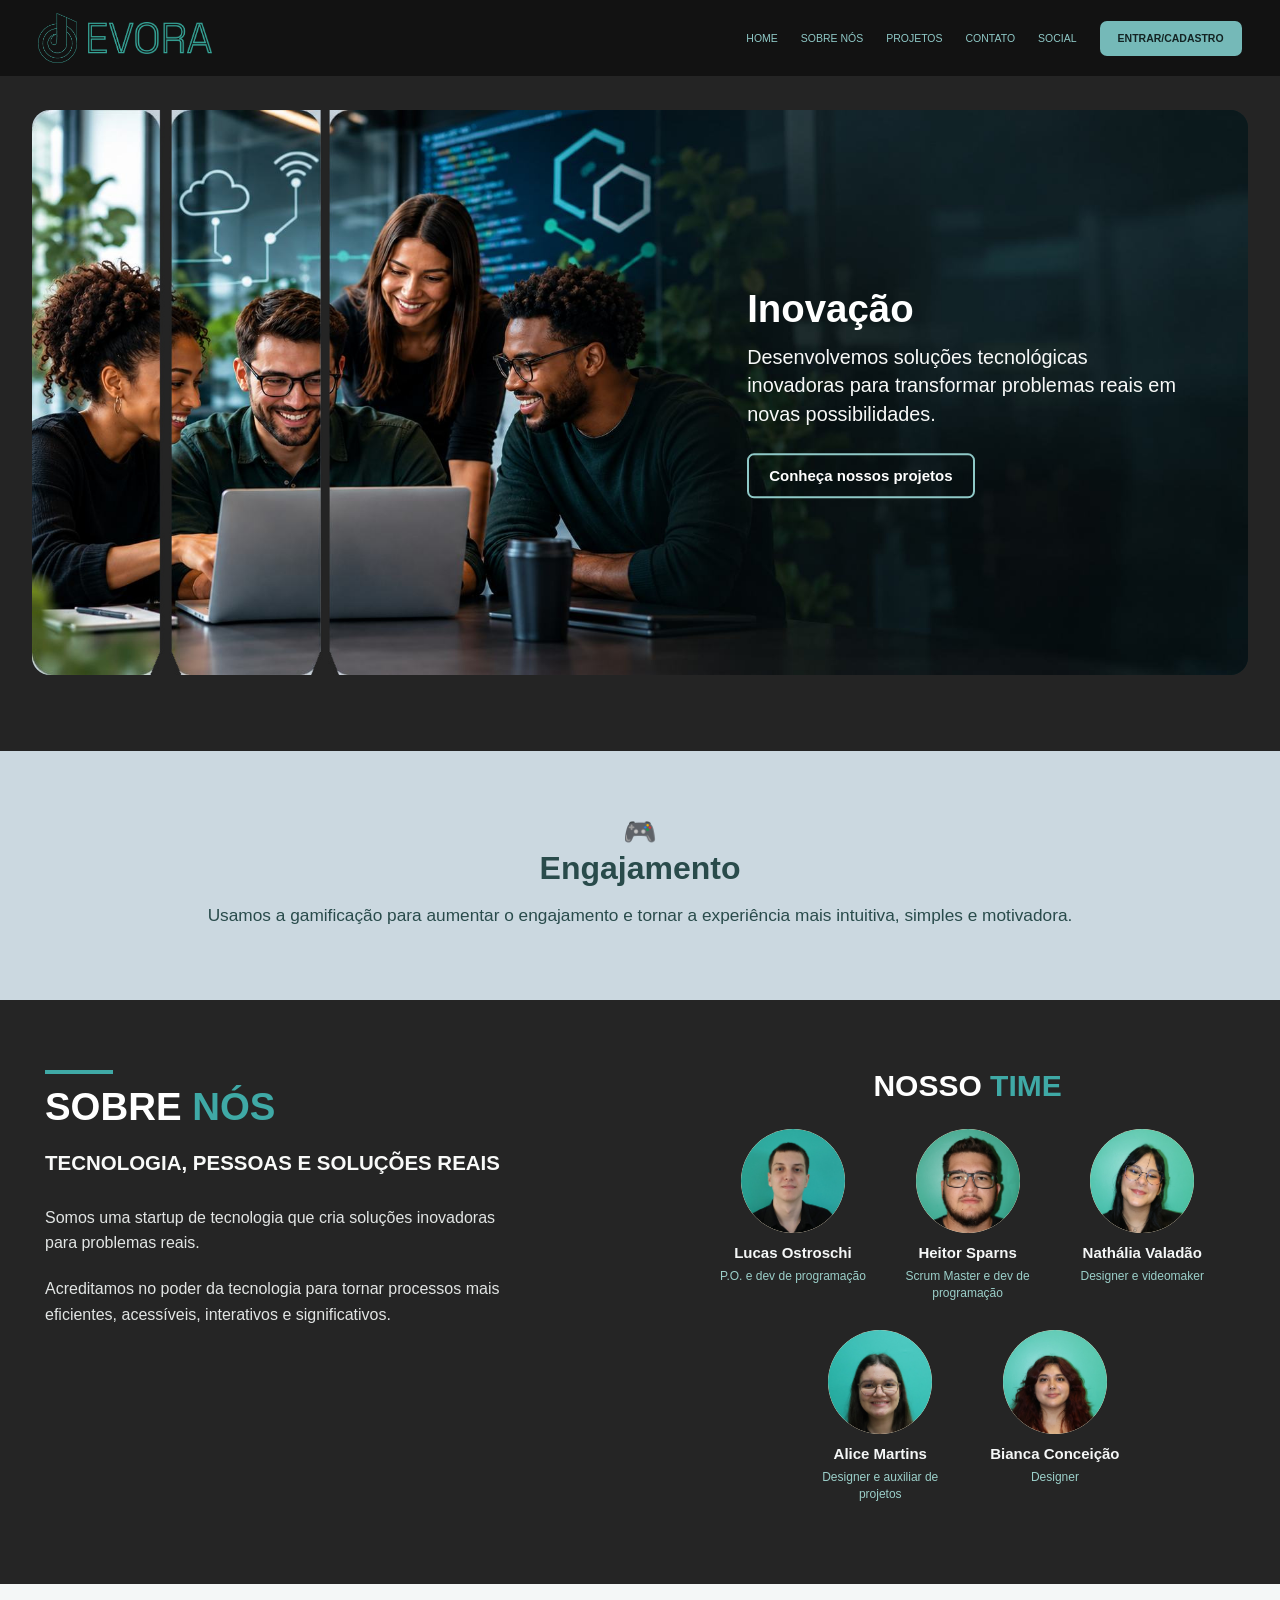
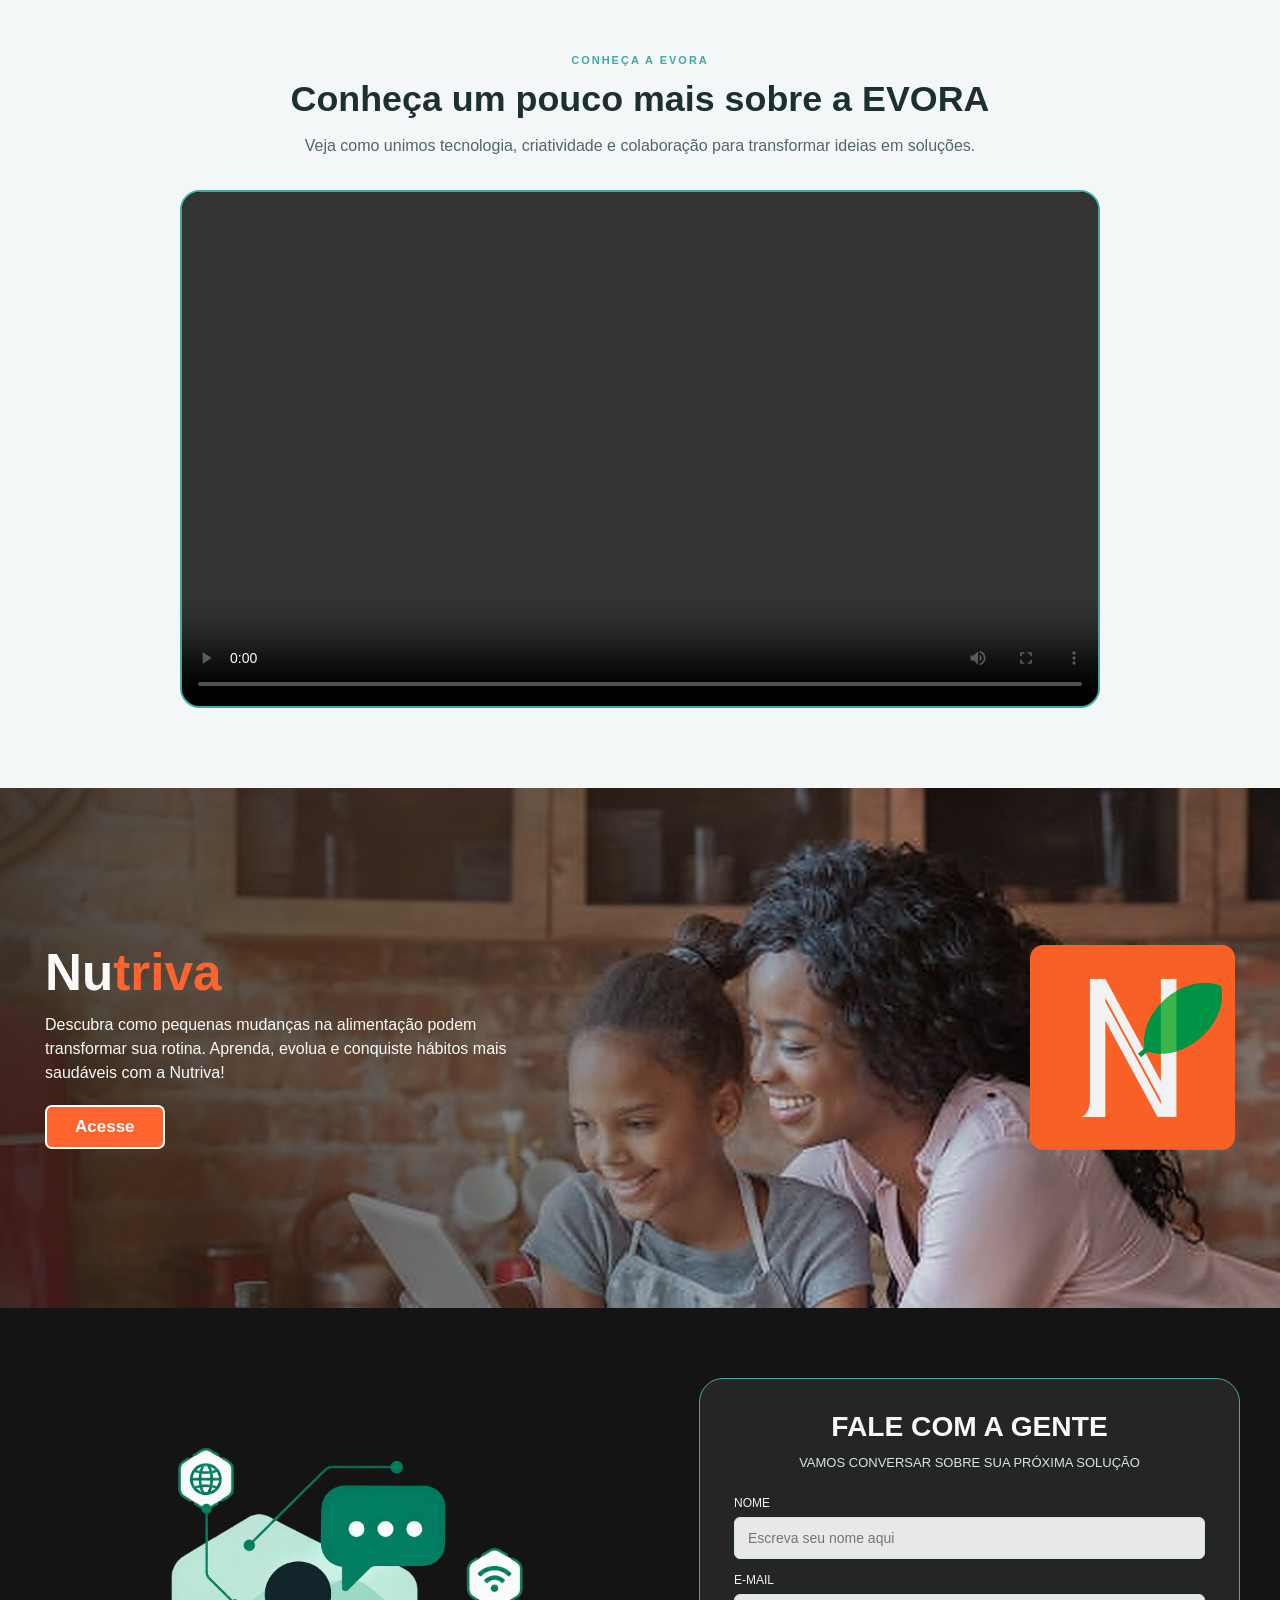
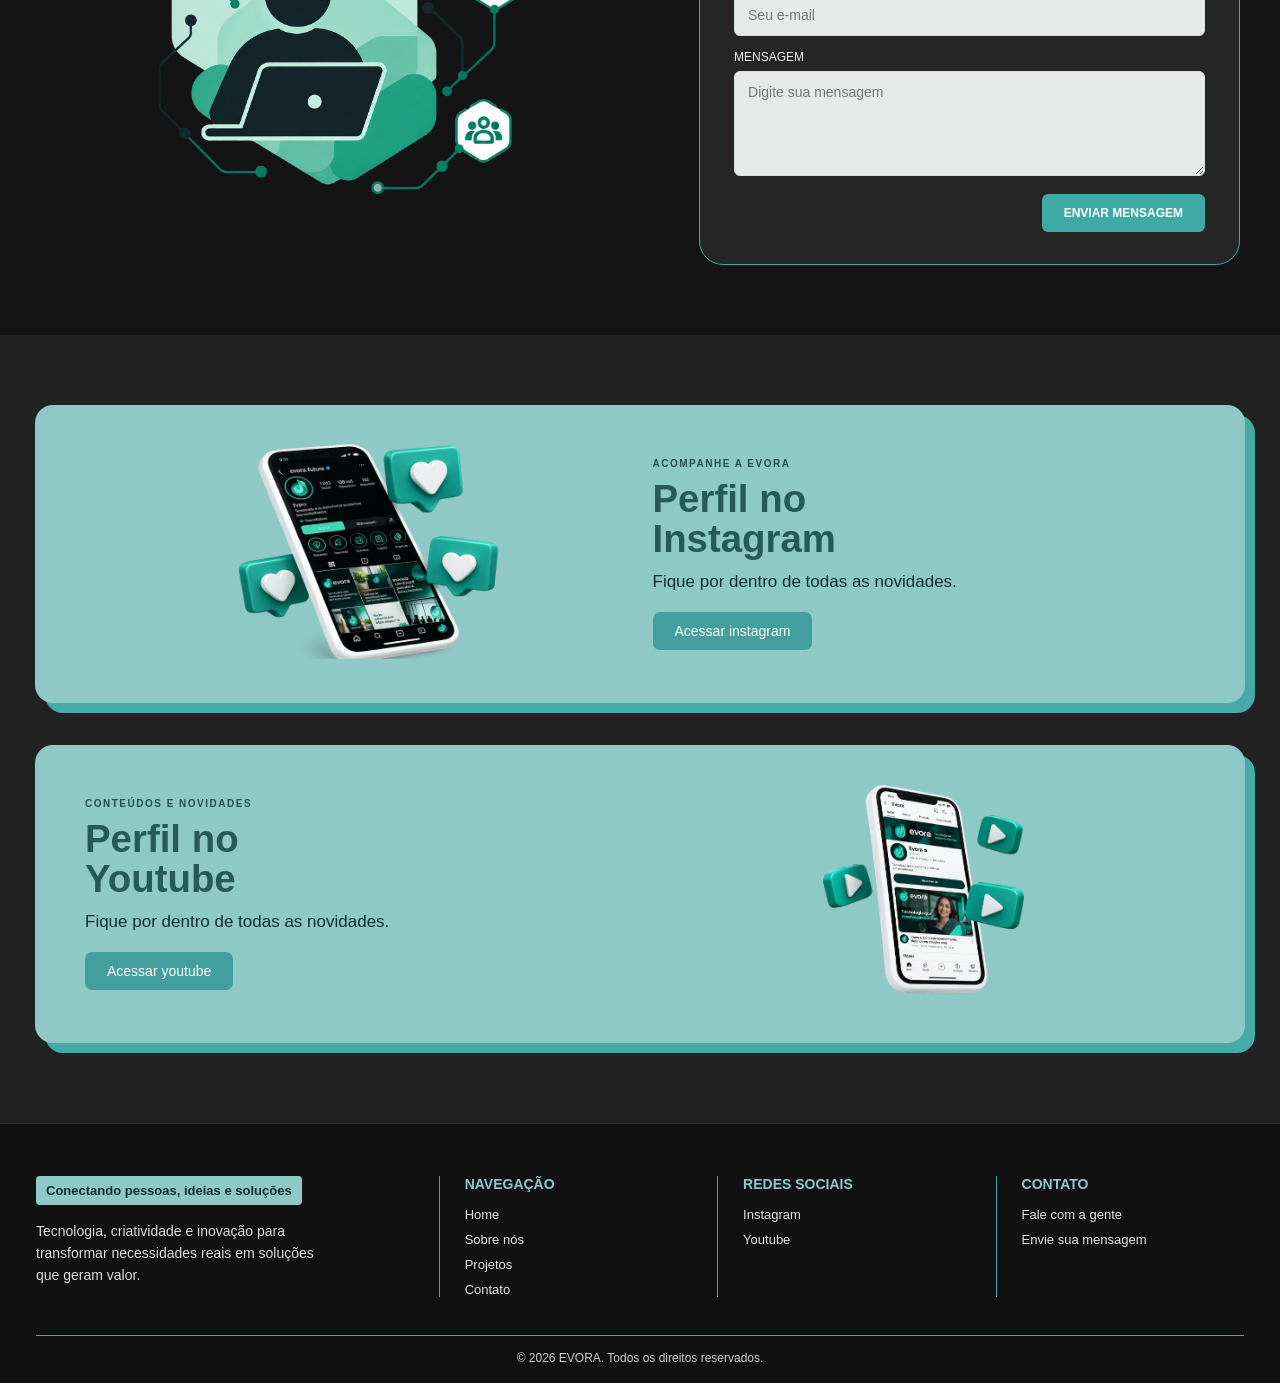
<file: index.html>
<!DOCTYPE html>
<html lang="pt-BR">
<head>
    <meta charset="UTF-8">
    <meta name="viewport" content="width=device-width, initial-scale=1.0">
    <title>EVORA | Tecnologia e inovação</title>
    <link rel="stylesheet" href="./evora_FINAL/style.css">
</head>
<body>

    <header class="topo" id="inicio">
        <div class="topo-conteudo">
            <a class="marca" href="#inicio" aria-label="EVORA - início">
                <img class="marca-simbolo" src="./evora_FINAL/assets/evora-mark-header.png" alt="">
                <img class="marca-nome" src="./evora_FINAL/assets/evora-wordmark.png" alt="">
            </a>

            <nav>
                <a href="#inicio">HOME</a>
                <a href="#sobre">SOBRE NÓS</a>
                <a href="#projetos">PROJETOS</a>
                <a href="#contato">CONTATO</a>
                <a href="#social">SOCIAL</a>
                <a class="botao-nav" href="#contato">ENTRAR/CADASTRO</a>
            </nav>
        </div>
    </header>

    <main>
        <section class="hero-area">
            <div class="hero-card">
                <img class="hero-imagem" src="./evora_FINAL/assets/hero-team.jpg" alt="Equipe colaborando em um projeto de tecnologia">
                <div class="hero-texto">
                    <p class="chamada">Inovação</p>
                    <h1>Desenvolvemos soluções tecnológicas inovadoras para transformar problemas reais em novas possibilidades.</h1>
                    <a class="botao-contorno" href="#projetos">Conheça nossos projetos</a>
                </div>
            </div>
        </section>

        <section class="engajamento">
            <div class="engajamento-conteudo">
                <p class="icone-jogo" aria-hidden="true">🎮</p>
                <h2>Engajamento</h2>
                <p>Usamos a gamificação para aumentar o engajamento e tornar a experiência mais intuitiva, simples e motivadora.</p>
            </div>
        </section>

        <section class="sobre-time" id="sobre">
            <div class="sobre-conteudo">
                <div class="sobre-texto">
                    <h2 class="titulo-secao">SOBRE <span>NÓS</span></h2>
                    <h3>TECNOLOGIA, PESSOAS E SOLUÇÕES REAIS</h3>
                    <p>Somos uma startup de tecnologia que cria soluções inovadoras para problemas reais.</p>
                    <p>Acreditamos no poder da tecnologia para tornar processos mais eficientes, acessíveis, interativos e significativos.</p>
                </div>

                <div class="time">
                    <h2 class="titulo-secao">NOSSO <span>TIME</span></h2>
                    <div class="time-grade">
                        <div class="membro membro-principal">
                            <div class="avatar"><img src="./evora_FINAL/assets/lucas.jpg" alt="Lucas Ostroschi"></div>
                            <p>Lucas Ostroschi</p>
                            <small>P.O. e dev de programação</small>
                        </div>
                        <div class="membro">
                            <div class="avatar"><img src="./evora_FINAL/assets/heitor.jpg" alt="Heitor Sparns"></div>
                            <p>Heitor Sparns</p>
                            <small>Scrum Master e dev de programação</small>
                        </div>
                        <div class="membro">
                            <div class="avatar"><img src="./evora_FINAL/assets/nathalia.jpg" alt="Nathália Valadão"></div>
                            <p>Nathália Valadão</p>
                            <small>Designer e videomaker</small>
                        </div>
                        <div class="membro">
                            <div class="avatar"><img src="./evora_FINAL/assets/alice.jpg" alt="Alice Martins"></div>
                            <p>Alice Martins</p>
                            <small>Designer e auxiliar de projetos</small>
                        </div>
                        <div class="membro">
                            <div class="avatar"><img src="./evora_FINAL/assets/bianca.jpg" alt="Bianca Conceição"></div>
                            <p>Bianca Conceição</p>
                            <small>Designer</small>
                        </div>
                    </div>
                </div>
            </div>
        </section>

        <section class="video-evora" id="video">
            <p class="video-etiqueta">CONHEÇA A EVORA</p>
            <h2>Conheça um pouco mais sobre a EVORA</h2>
            <p class="video-subtitulo">Veja como unimos tecnologia, criatividade e colaboração para transformar ideias em soluções.</p>

            <div class="video-placeholder video-player">
                <video controls playsinline preload="metadata" aria-label="Vídeo de apresentação da EVORA">
                    <source src="./evora_FINAL/assets/evora-apresentacao.mp4" type="video/mp4">
                    Seu navegador não conseguiu reproduzir este vídeo.
                </video>
            </div>
        </section>

        <section class="projeto-nutriva" id="projetos">
            <img class="foto-nutriva" src="./evora_FINAL/assets/nutriva-photo.jpg" alt="Mãe e filha preparando alimentos saudáveis na cozinha">
            <div class="nutriva-sombra"></div>
            <div class="nutriva-conteudo">
                <div class="nutriva-texto">
                    <h2>Nu<span>triva</span></h2>
                    <p>Descubra como pequenas mudanças na alimentação podem transformar sua rotina. Aprenda, evolua e conquiste hábitos mais saudáveis com a Nutriva!</p>
                    <a class="botao-laranja" href="nutriva_FINAL/nutriva.html" target="_blank" rel="noopener noreferrer">Acesse</a>
                </div>
                <img class="nutriva-logo" src="./evora_FINAL/assets/nutriva-logo.png" alt="Logo da Nutriva">
            </div>
        </section>

        <section class="contato" id="contato">
            <div class="contato-conteudo">
                <div class="contato-ilustracao">
                    <img src="./evora_FINAL/assets/contact-illustration.png" alt="Ilustração de tecnologia, comunicação e conexões">
                </div>

                <div class="formulario-area">
                    <h2>FALE COM A GENTE</h2>
                    <p class="formulario-subtitulo">VAMOS CONVERSAR SOBRE SUA PRÓXIMA SOLUÇÃO</p>

                    <form action="#" method="post">
                        <label for="nome">NOME</label>
                        <input id="nome" name="nome" type="text" placeholder="Escreva seu nome aqui">

                        <label for="email">E-MAIL</label>
                        <input id="email" name="email" type="email" placeholder="Seu e-mail">

                        <label for="mensagem">MENSAGEM</label>
                        <textarea id="mensagem" name="mensagem" placeholder="Digite sua mensagem"></textarea>

                        <button type="submit">ENVIAR MENSAGEM</button>
                    </form>
                </div>
            </div>
        </section>

        <section class="social" id="social">
            <article class="social-card instagram-card">
                <div class="social-imagem">
                    <img src="./evora_FINAL/assets/instagram-art.png" alt="Ilustração de celular e interações em uma rede social">
                </div>
                <div class="social-texto">
                    <p class="social-etiqueta">ACOMPANHE A EVORA</p>
                    <h2>Perfil no<br>Instagram</h2>
                    <p>Fique por dentro de todas as novidades.</p>
                    <a href="#social" class="botao-social">Acessar instagram</a>
                </div>
            </article>

            <article class="social-card youtube-card">
                <div class="social-texto">
                    <p class="social-etiqueta">CONTEÚDOS E NOVIDADES</p>
                    <h2>Perfil no<br>Youtube</h2>
                    <p>Fique por dentro de todas as novidades.</p>
                    <a href="#social" class="botao-social">Acessar youtube</a>
                </div>
                <div class="social-imagem">
                    <img src="./evora_FINAL/assets/youtube-art.png" alt="Ilustração de celular com símbolos de vídeo">
                </div>
            </article>
        </section>
    </main>

    <footer class="rodape">
        <div class="rodape-principal">
            <div class="rodape-mensagem">
                <p class="rodape-destaque">Conectando pessoas, ideias e soluções</p>
                <p>Tecnologia, criatividade e inovação para transformar necessidades reais em soluções que geram valor.</p>
            </div>

            <div class="rodape-coluna">
                <h3>NAVEGAÇÃO</h3>
                <a href="#inicio">Home</a>
                <a href="#sobre">Sobre nós</a>
                <a href="#projetos">Projetos</a>
                <a href="#contato">Contato</a>
            </div>

            <div class="rodape-coluna">
                <h3>REDES SOCIAIS</h3>
                <a href="#social">Instagram</a>
                <a href="#social">Youtube</a>
            </div>

            <div class="rodape-coluna">
                <h3>CONTATO</h3>
                <a href="#contato">Fale com a gente</a>
                <a href="#contato">Envie sua mensagem</a>
            </div>
        </div>
        <p class="copyright">© 2026 EVORA. Todos os direitos reservados.</p>
    </footer>

</body>
</html>
</file>
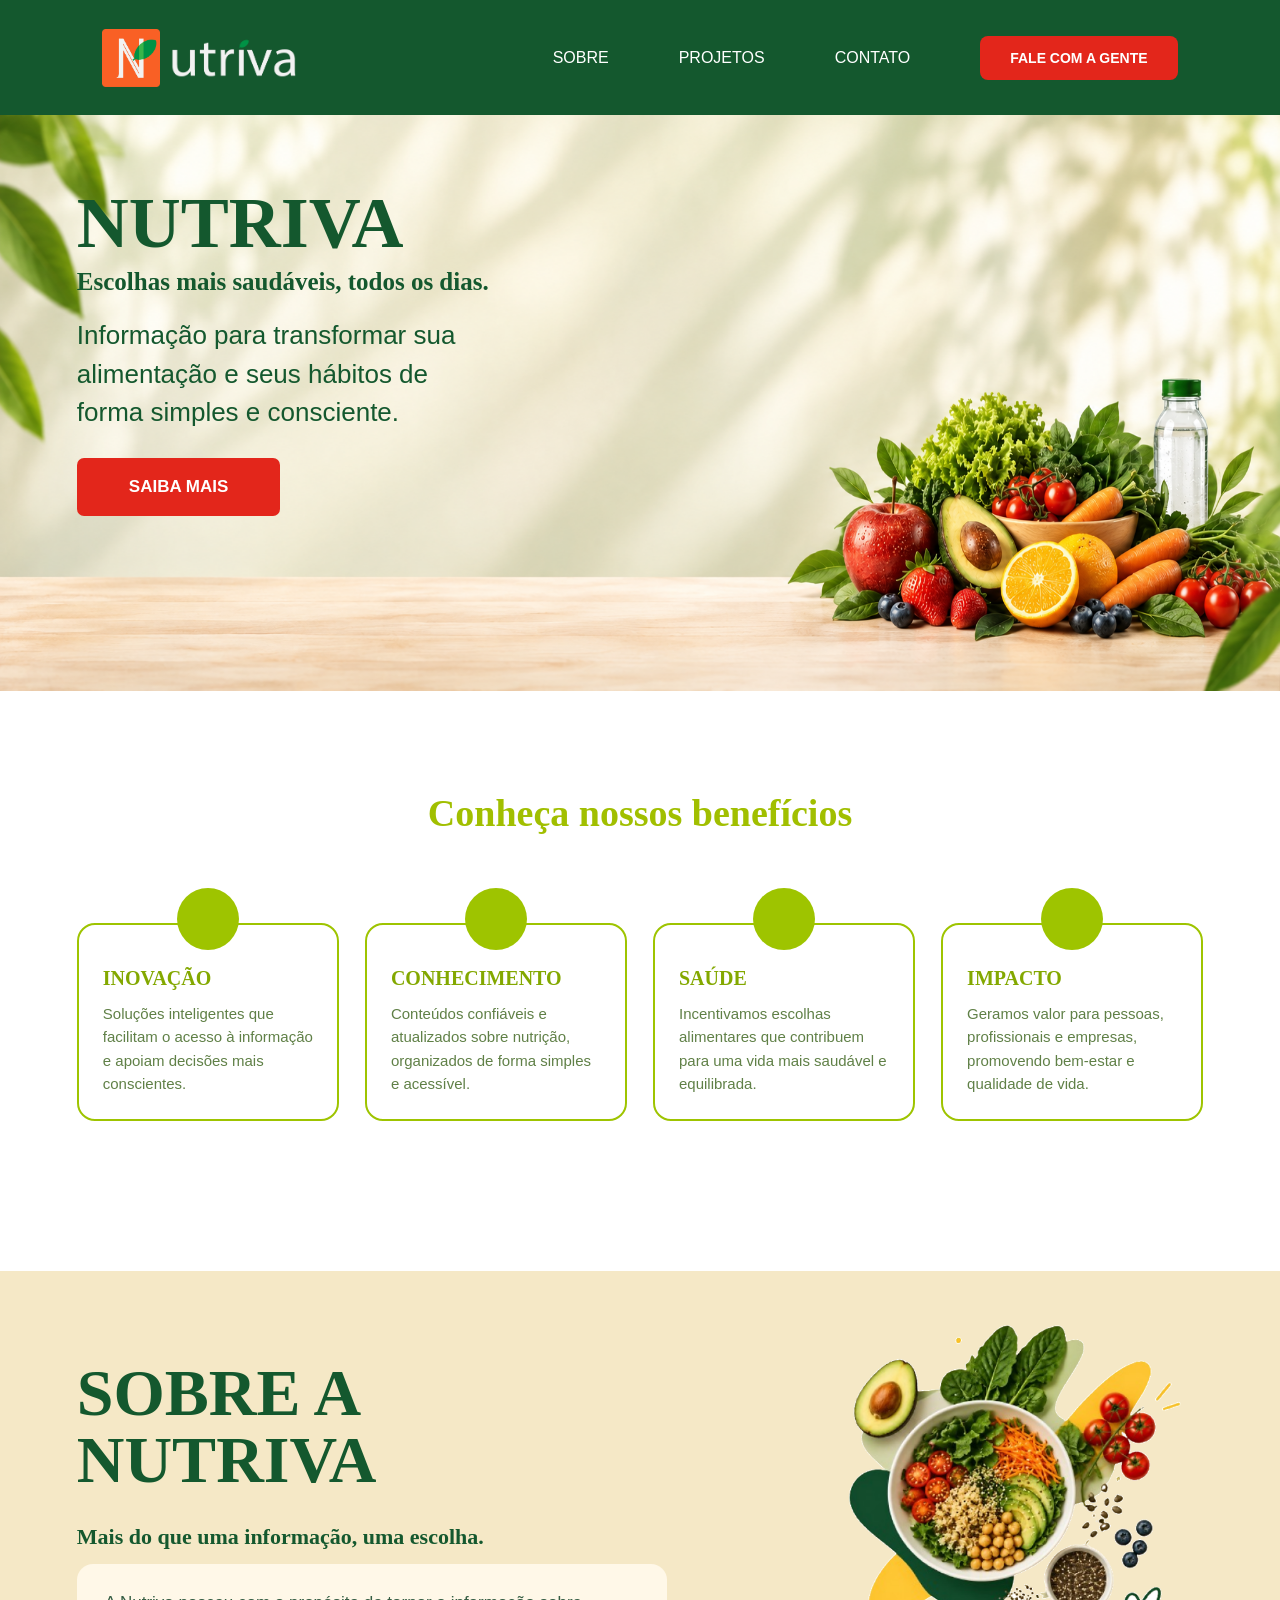
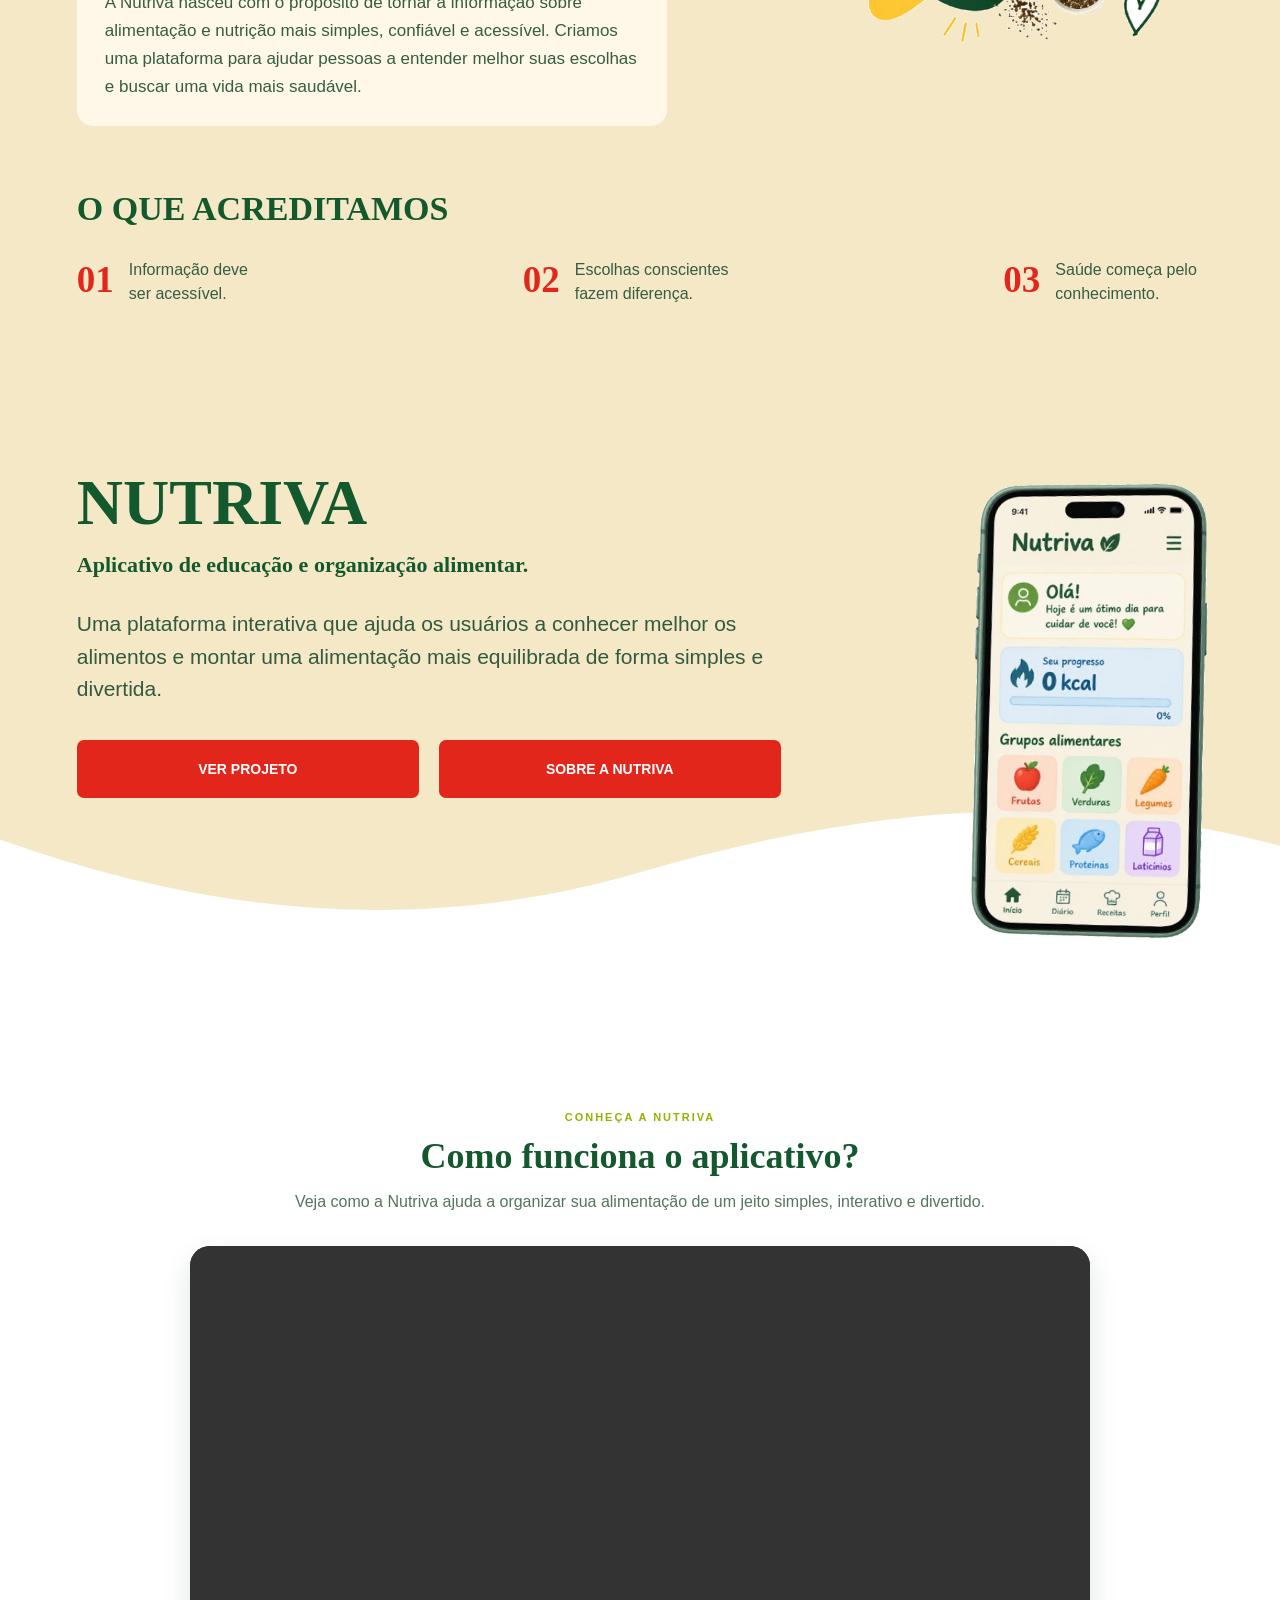
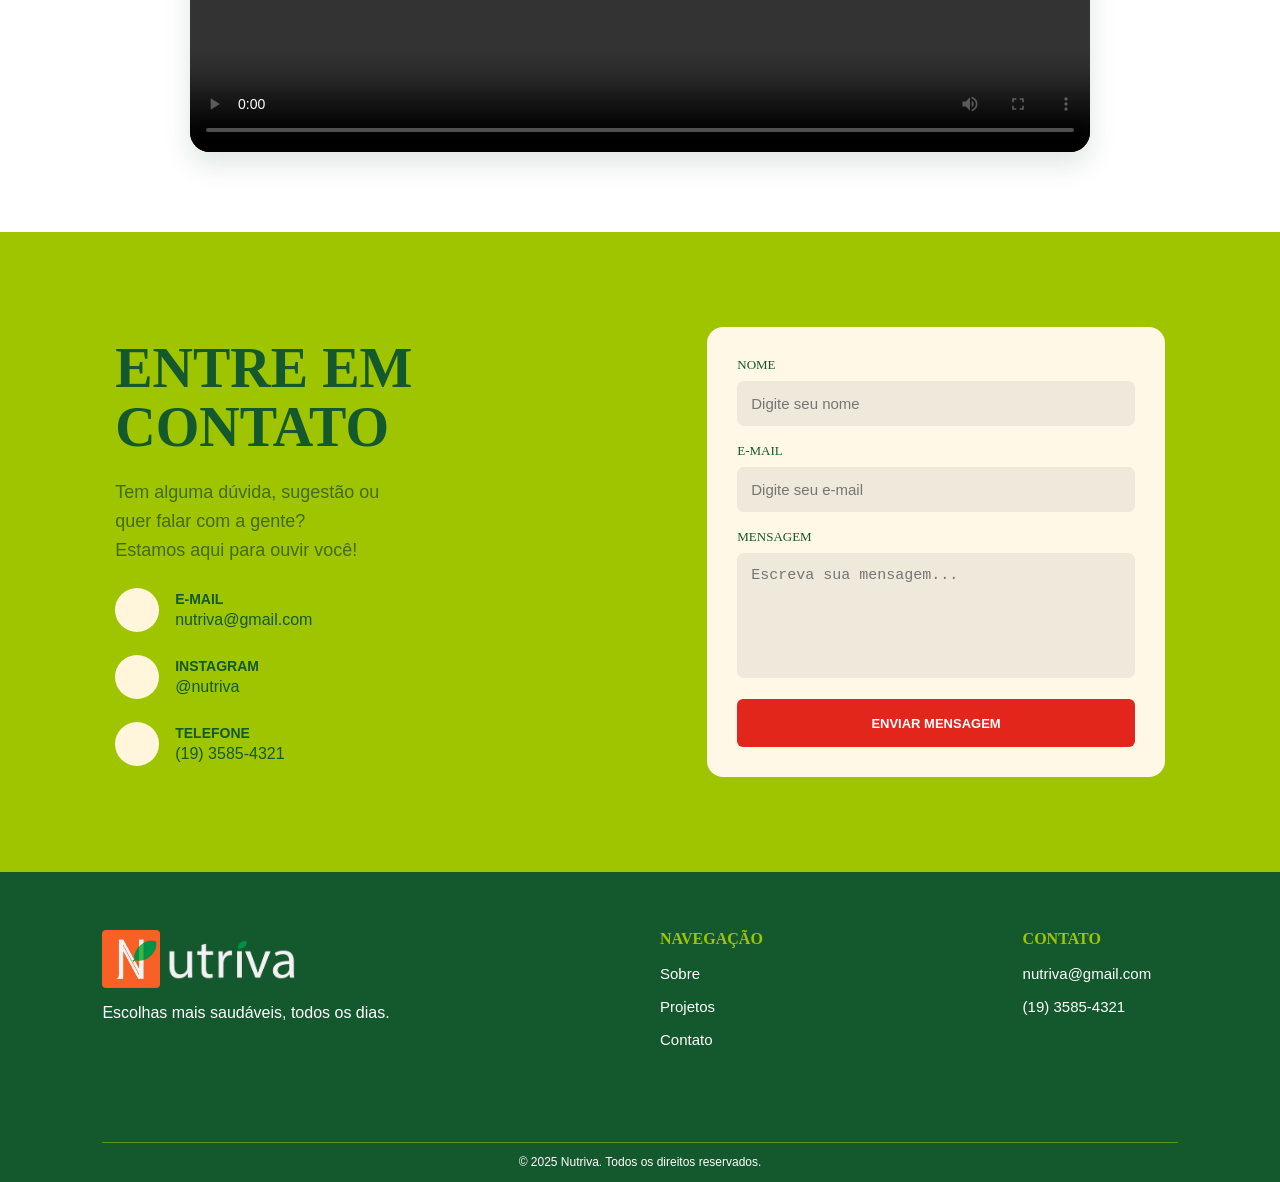
<file: nutriva_FINAL/nutriva.html>
<!DOCTYPE html>
<html lang="pt-br">
<head>
    <meta charset="UTF-8">
    <meta name="viewport" content="width=device-width, initial-scale=1.0">
    <title>Nutriva</title>
    <link rel="stylesheet" href="CSS/nutriva.css">
</head>

<body>

<div class="site">

    <header>
        <a class="marca-nutriva" href="#inicio" aria-label="Nutriva - início">
            <img class="marca-simbolo" src="imagens/logo-nutriva-simbolo.png" alt="">
            <img class="marca-nome" src="imagens/logo-nutriva-nome.png" alt="Nutriva">
        </a>

        <nav>
            <a href="#sobre">SOBRE</a>
            <a href="#projetos">PROJETOS</a>
            <a href="#contato">CONTATO</a>
            <a class="botao-topo" href="#contato">FALE COM A GENTE</a>
        </nav>
    </header>

    <section class="inicio" id="inicio">
        <img class="imagem-comida-topo" src="imagens/fundo-home-nutriva.png" alt="Alimentos saudáveis">

        <div class="inicio-texto">
            <h1>NUTRIVA</h1>
            <h4>Escolhas mais saudáveis, todos os dias.</h4>

            <p>
                Informação para transformar sua<br>
                alimentação e seus hábitos de<br>
                forma simples e consciente.
            </p>

            <a class="botao" href="#sobre">SAIBA MAIS</a>
        </div>
    </section>

    <section class="beneficios">
        <h3>Conheça nossos benefícios</h3>

        <div class="cards-beneficios">

            <div class="card-beneficio">
                <div class="circulo">1</div>
                <h4>INOVAÇÃO</h4>
                <p>Soluções inteligentes que facilitam o acesso à informação e apoiam decisões mais conscientes.</p>
            </div>

            <div class="card-beneficio">
                <div class="circulo">2</div>
                <h4>CONHECIMENTO</h4>
                <p>Conteúdos confiáveis e atualizados sobre nutrição, organizados de forma simples e acessível.</p>
            </div>

            <div class="card-beneficio">
                <div class="circulo">3</div>
                <h4>SAÚDE</h4>
                <p>Incentivamos escolhas alimentares que contribuem para uma vida mais saudável e equilibrada.</p>
            </div>

            <div class="card-beneficio">
                <div class="circulo">4</div>
                <h4>IMPACTO</h4>
                <p>Geramos valor para pessoas, profissionais e empresas, promovendo bem-estar e qualidade de vida.</p>
            </div>

        </div>
    </section>

    <section class="sobre" id="sobre">

        <img class="imagem-prato" src="imagens/prato-nutriva.png" alt="Prato saudável">

        <div class="sobre-texto">
            <h2>SOBRE A<br>NUTRIVA</h2>

            <h5>Mais do que uma informação, uma escolha.</h5>

            <div class="caixa-texto">
                A Nutriva nasceu com o propósito de tornar a informação
                sobre alimentação e nutrição mais simples, confiável e
                acessível. Criamos uma plataforma para ajudar pessoas a
                entender melhor suas escolhas e buscar uma vida mais saudável.
            </div>
        </div>

        <div class="valores">
            <h3>O QUE ACREDITAMOS</h3>

            <div class="valores-lista">

                <div class="valor">
                    <strong>01</strong>
                    <p>Informação deve<br>ser acessível.</p>
                </div>

                <div class="valor">
                    <strong>02</strong>
                    <p>Escolhas conscientes<br>fazem diferença.</p>
                </div>

                <div class="valor">
                    <strong>03</strong>
                    <p>Saúde começa pelo<br>conhecimento.</p>
                </div>

            </div>
        </div>

    </section>

    <section class="projeto" id="projetos">

        <div class="onda"></div>

        <div class="projeto-texto">
            <h2>NUTRIVA</h2>
            <h5>Aplicativo de educação e organização alimentar.</h5>

            <p>
                Uma plataforma interativa que ajuda os usuários a conhecer
                melhor os alimentos e montar uma alimentação mais equilibrada
                de forma simples e divertida.
            </p>

            <div class="botoes">
                <a class="botao" href="#contato">VER PROJETO</a>
                <a class="botao" href="#sobre">SOBRE A NUTRIVA</a>
            </div>
        </div>

        <img class="telefone" src="imagens/celular-nutriva.png" alt="Aplicativo Nutriva">

    </section>

    <section class="video-app" id="como-funciona">
        <p class="video-etiqueta">CONHEÇA A NUTRIVA</p>
        <h2>Como funciona o aplicativo?</h2>
        <p class="video-subtitulo">Veja como a Nutriva ajuda a organizar sua alimentação de um jeito simples, interativo e divertido.</p>

        <video class="video-player" controls playsinline preload="metadata"
               aria-label="Vídeo de apresentação da Nutriva">
            <source src="imagens/video-nutriva.mp4" type="video/mp4">
            Seu navegador não consegue reproduzir este vídeo.
        </video>
    </section>

    <section class="contato" id="contato">

        <div class="contato-info">
            <h2>ENTRE EM<br>CONTATO</h2>

            <p>
                Tem alguma dúvida, sugestão ou<br>
                quer falar com a gente?<br>
                Estamos aqui para ouvir você!
            </p>

            <div class="contato-item">
                <span></span>
                <div>
                    <b>E-MAIL</b>
                    <p>nutriva@gmail.com</p>
                </div>
            </div>

            <div class="contato-item">
                <span></span>
                <div>
                    <b>INSTAGRAM</b>
                    <p>@nutriva</p>
                </div>
            </div>

            <div class="contato-item">
                <span></span>
                <div>
                    <b>TELEFONE</b>
                    <p>(19) 3585-4321</p>
                </div>
            </div>
        </div>

        <form>

            <label>NOME</label>
            <input type="text" placeholder="Digite seu nome">

            <label>E-MAIL</label>
            <input type="email" placeholder="Digite seu e-mail">

            <label>MENSAGEM</label>
            <textarea placeholder="Escreva sua mensagem..."></textarea>

            <button type="submit">ENVIAR MENSAGEM</button>

        </form>

    </section>

    <footer>

        <div class="footer-logo">
            <div class="footer-marca">
                <img class="footer-simbolo" src="imagens/logo-nutriva-simbolo.png" alt="">
                <img class="footer-nome" src="imagens/logo-nutriva-nome.png" alt="Nutriva">
            </div>
            <p>Escolhas mais saudáveis, todos os dias.</p>
        </div>

        <div class="footer-coluna">
            <b>NAVEGAÇÃO</b>
            <a href="#sobre">Sobre</a>
            <a href="#projetos">Projetos</a>
            <a href="#contato">Contato</a>
        </div>

        <div class="footer-coluna">
            <b>CONTATO</b>
            <span>nutriva@gmail.com</span>
            <span>(19) 3585-4321</span>
        </div>

        <div class="copyright">
            © 2025 Nutriva. Todos os direitos reservados.
        </div>

    </footer>

</div>

</body>
</html>
</file>
<file: evora_FINAL/style.css>
* {
    margin: 0;
    padding: 0;
    box-sizing: border-box;
}

:root {
    --fundo: #242424;
    --fundo-escuro: #121212;
    --teal: #8fc9c7;
    --teal-escuro: #3fa9a6;
    --azul-claro: #cbd8e0;
    --branco: #f8f9f8;
}

html {
    scroll-behavior: smooth;
}

body {
    font-family: Arial, Helvetica, sans-serif;
    background: var(--fundo);
    color: var(--branco);
}

a {
    text-decoration: none;
}

/* CABEÇALHO */
.topo {
    width: 100%;
    background: var(--fundo-escuro);
    position: sticky;
    top: 0;
    z-index: 1000;
}

.topo-conteudo {
    width: 100%;
    max-width: 1450px;
    min-height: 76px;
    margin: 0 auto;
    padding: 12px 42px;
    display: flex;
    justify-content: space-between;
    align-items: center;
    gap: 30px;
}

.marca {
    display: flex;
    align-items: center;
    gap: 11px;
    flex-shrink: 0;
}

.marca-simbolo {
    display: block;
    width: 39px;
    height: 50px;
    object-fit: contain;
    flex-shrink: 0;
}

.marca-nome {
    display: block;
    width: 124px;
    height: auto;
    object-fit: contain;
}

nav {
    display: flex;
    align-items: center;
    justify-content: flex-end;
    gap: clamp(18px, 3vw, 48px);
}

nav a {
    color: var(--teal);
    font-size: 12px;
    transition: color .2s ease;
    white-space: nowrap;
}

nav a:hover {
    color: #ffffff;
}

nav .botao-nav {
    background: #75b9b8;
    color: #132323;
    padding: 12px 18px;
    border-radius: 7px;
    font-weight: bold;
}

/* DESTAQUE INICIAL */
.hero-area {
    background: var(--fundo);
    padding: 34px 32px 76px;
}

.hero-card {
    position: relative;
    width: 100%;
    max-width: 1380px;
    aspect-ratio: 1840 / 855;
    min-height: 410px;
    max-height: 620px;
    margin: 0 auto;
    overflow: hidden;
    border-radius: 18px;
    background: #092127;
}

.hero-imagem {
    position: absolute;
    inset: 0;
    width: 100%;
    height: 100%;
    object-fit: cover;
    object-position: center;
}

.hero-texto {
    position: absolute;
    top: 50%;
    right: 6%;
    width: 36%;
    max-width: 440px;
    transform: translateY(-50%);
    z-index: 1;
}

.chamada {
    color: #ffffff;
    font-size: clamp(27px, 3vw, 48px);
    font-weight: bold;
    margin-bottom: 12px;
}

.hero-texto h1 {
    font-size: clamp(16px, 1.55vw, 22px);
    line-height: 1.45;
    font-weight: normal;
    margin-bottom: 24px;
}

.botao-contorno {
    display: inline-block;
    color: #ffffff;
    border: 2px solid var(--teal);
    border-radius: 7px;
    padding: 12px 20px;
    font-size: 15px;
    font-weight: bold;
    text-align: center;
    transition: background .2s ease;
}

.botao-contorno:hover {
    background: rgba(143, 201, 199, .18);
}

/* ENGAJAMENTO */
.engajamento {
    background: var(--azul-claro);
    color: #294b4b;
    text-align: center;
    padding: 65px 24px 70px;
}

.engajamento-conteudo {
    max-width: 900px;
    margin: 0 auto;
}

.icone-jogo {
    font-size: 27px;
    margin-bottom: 2px;
}

.engajamento h2 {
    font-size: clamp(25px, 2.5vw, 36px);
    margin-bottom: 15px;
}

.engajamento-conteudo > p:last-child {
    font-size: clamp(16px, 1.35vw, 20px);
    line-height: 1.6;
}


/* VÍDEO DE APRESENTAÇÃO */
.video-evora {
    width: 100%;
    background: #f4f7f7;
    color: #243536;
    padding: 70px 8% 80px;
    text-align: center;
}

.video-etiqueta {
    color: var(--teal-escuro);
    font-size: 11px;
    font-weight: bold;
    letter-spacing: 2px;
    margin-bottom: 12px;
}

.video-evora h2 {
    color: #1d3030;
    font-size: clamp(27px, 2.8vw, 38px);
    line-height: 1.2;
    margin-bottom: 12px;
}

.video-subtitulo {
    max-width: 760px;
    margin: 0 auto 32px;
    color: #526665;
    font-size: 16px;
    line-height: 1.6;
}

.video-placeholder {
    width: 100%;
    max-width: 920px;
    aspect-ratio: 16 / 9;
    margin: 0 auto;
    border: 2px dashed var(--teal-escuro);
    border-radius: 20px;
    background: linear-gradient(135deg, #e5eeee, #f8fafa);
    display: flex;
    flex-direction: column;
    justify-content: center;
    align-items: center;
    gap: 12px;
    color: #234343;
    padding: 20px;
}

.video-play {
    width: 68px;
    height: 68px;
    border-radius: 50%;
    background: var(--teal-escuro);
    color: #ffffff;
    display: flex;
    align-items: center;
    justify-content: center;
    padding-left: 4px;
    font-size: 25px;
    box-shadow: 0 8px 18px rgba(20, 88, 46, .15);
}

.video-placeholder strong {
    font-size: 18px;
}

.video-placeholder span {
    color: #607473;
    font-size: 13px;
}


/* PROJETO NUTRIVA */
.projeto-nutriva {
    min-height: 520px;
    position: relative;
    display: flex;
    align-items: center;
    overflow: hidden;
    isolation: isolate;
    background: #5b4a3c;
}

.foto-nutriva {
    position: absolute;
    inset: 0;
    width: 100%;
    height: 100%;
    object-fit: cover;
    object-position: center top;
    z-index: -2;
}

.nutriva-sombra {
    position: absolute;
    inset: 0;
    z-index: -1;
    background: linear-gradient(90deg, rgba(24, 22, 20, .78) 0%, rgba(24, 22, 20, .48) 43%, rgba(24, 22, 20, .12) 72%, rgba(24, 22, 20, .22) 100%);
}

.nutriva-conteudo {
    width: 100%;
    max-width: 1330px;
    margin: 0 auto;
    padding: 62px 45px;
    display: flex;
    align-items: center;
    justify-content: space-between;
    gap: 35px;
}

.nutriva-texto {
    width: 47%;
    max-width: 540px;
}

.nutriva-texto h2 {
    font-size: clamp(36px, 4vw, 58px);
    font-weight: 800;
    line-height: 1;
    margin-bottom: 15px;
}

.nutriva-texto h2 span {
    color: #ff642f;
}

.nutriva-texto p {
    max-width: 510px;
    font-size: clamp(15px, 1.25vw, 18px);
    line-height: 1.5;
    margin-bottom: 20px;
}

.botao-laranja {
    display: inline-block;
    background: #ff642f;
    color: white;
    padding: 10px 28px;
    border: 2px solid white;
    border-radius: 7px;
    font-size: 17px;
    font-weight: bold;
}

.nutriva-logo {
    width: clamp(135px, 16vw, 220px);
    height: auto;
    flex-shrink: 0;
}

/* SOBRE NÓS E TIME */
.sobre-time {
    background: #252525;
    padding: 70px 36px 80px;
}

.sobre-conteudo {
    max-width: 1330px;
    padding: 0 clamp(9px, calc(50vw - 656px), 45px);
    margin: 0 auto;
    display: grid;
    grid-template-columns: minmax(0, 1.05fr) minmax(360px, .95fr);
    gap: clamp(45px, 8vw, 120px);
}

.titulo-secao {
    font-size: clamp(31px, 3vw, 43px);
    line-height: 1.08;
    margin-bottom: 22px;
    color: #ffffff;
}

.titulo-secao span {
    color: var(--teal-escuro);
}

.sobre-texto .titulo-secao::before {
    content: "";
    display: block;
    width: 68px;
    height: 4px;
    background: var(--teal-escuro);
    margin-bottom: 12px;
}

.sobre-texto h3 {
    max-width: 480px;
    font-size: clamp(19px, 1.6vw, 23px);
    line-height: 1.35;
    margin-bottom: 28px;
}

.sobre-texto p {
    max-width: 485px;
    font-size: 16px;
    line-height: 1.6;
    margin-bottom: 20px;
    color: #e2e5e4;
}

.time > .titulo-secao {
    font-size: 30px;
    margin: 0 0 27px 0;
    text-align: center;
    white-space: nowrap;
}

.time-grade {
    display: flex;
    flex-wrap: wrap;
    justify-content: center;
    align-items: flex-start;
    gap: 28px 24px;
    max-width: 500px;
    margin: 0 auto;
    text-align: center;
}

.membro {
    flex: 0 0 calc((100% - 48px) / 3);
    min-width: 0;
    font-size: 14px;
}

.avatar {
    position: relative;
    width: 104px;
    height: 104px;
    margin: 0 auto 10px;
    background: #070707;
    border-radius: 50%;
    overflow: hidden;
    background: #f1e3c5;
}

.avatar img {
    display: block;
    width: 100%;
    height: 100%;
    object-fit: cover;
    object-position: center 34%;
    border-radius: 50%;
}

.avatar::before,
.avatar::after {
    display: none;
}

/* Compatibilidade com versões anteriores dos avatares */
.avatar::before {
    content: "";
    position: absolute;
    width: 30px;
    height: 30px;
    top: 21px;
    left: 37px;
    border-radius: 50%;
    background: #242424;
}

.avatar::after {
    content: "";
    position: absolute;
    width: 66px;
    height: 38px;
    bottom: -5px;
    left: 19px;
    border-radius: 34px 34px 6px 6px;
    background: #242424;
}

.membro p {
    font-size: 14px;
    margin-bottom: 3px;
}

.membro small {
    color: #d4d8d7;
    font-size: 12px;
}

/* CONTATO */
.contato {
    background: #141414;
    padding: 70px 36px;
}

.contato-conteudo {
    max-width: 1200px;
    margin: 0 auto;
    display: grid;
    grid-template-columns: minmax(0, 1fr) minmax(360px, .95fr);
    align-items: center;
    gap: clamp(35px, 7vw, 100px);
}

.contato-ilustracao img {
    display: block;
    width: 100%;
    max-width: 470px;
    height: auto;
    margin: 0 auto;
}

.formulario-area {
    border: 1px solid var(--teal-escuro);
    border-radius: 24px;
    padding: 32px 34px;
    background: #252525;
}

.formulario-area h2 {
    font-size: clamp(24px, 2.2vw, 34px);
    text-align: center;
    margin-bottom: 10px;
}

.formulario-subtitulo {
    font-size: 13px;
    line-height: 1.5;
    text-align: center;
    margin-bottom: 24px;
    color: #d5e7e6;
}

form label {
    display: block;
    color: #f0f2f2;
    font-size: 12px;
    margin: 14px 0 7px;
}

form input,
form textarea {
    display: block;
    width: 100%;
    border: 1px solid #d4e3e2;
    background: #e7e9e8;
    border-radius: 6px;
    padding: 12px 13px;
    color: #222;
    font: inherit;
    font-size: 14px;
}

form textarea {
    height: 105px;
    resize: vertical;
}

form button {
    display: block;
    margin: 18px 0 0 auto;
    border: 0;
    border-radius: 6px;
    background: var(--teal-escuro);
    color: #ffffff;
    padding: 12px 22px;
    font-size: 12px;
    font-weight: bold;
    cursor: pointer;
}

/* REDES SOCIAIS */
.social {
    background: #222222;
    padding: 70px 35px 80px;
    display: flex;
    flex-direction: column;
    gap: 42px;
}

.social-card {
    width: 100%;
    max-width: 1260px;
    min-height: 260px;
    margin: 0 auto;
    display: grid;
    grid-template-columns: 1fr 1fr;
    align-items: center;
    gap: 25px;
    padding: 24px 50px;
    border-radius: 18px;
    background: var(--teal);
    color: #244e4f;
    box-shadow: 10px 10px 0 #45aaa8;
}

.social-imagem {
    height: 250px;
    display: flex;
    justify-content: center;
    align-items: flex-start;
}

.social-imagem img {
    display: block;
    max-width: 100%;
    max-height: 230px;
    object-fit: contain;
}

.instagram-card .social-imagem img {
    width: 345px;
    max-height: 230px;
}

.youtube-card .social-imagem img {
    width: auto;
    height: 220px;
    max-height: none;
    margin-top: 10px;
}

.social-texto {
    padding: 12px 0;
}

.social-etiqueta {
    text-transform: uppercase;
    font-size: 10px;
    font-weight: bold;
    letter-spacing: 1.5px;
    margin-bottom: 10px;
}

.social-texto h2 {
    font-size: clamp(30px, 3vw, 43px);
    line-height: 1.05;
    margin-bottom: 10px;
    color: #28595a;
}

.social-texto > p:not(.social-etiqueta) {
    font-size: 17px;
    line-height: 1.45;
    margin-bottom: 18px;
    color: #112f30;
}

.botao-social {
    display: inline-block;
    padding: 11px 22px;
    border-radius: 7px;
    background: #429f9e;
    color: white;
    font-size: 14px;
}

/* RODAPÉ */
.rodape {
    background: #111111;
    padding: 52px 36px 18px;
    border-top: 1px solid #333333;
}

.rodape-principal {
    max-width: 1280px;
    margin: 0 auto;
    display: grid;
    grid-template-columns: 1.5fr 1fr 1fr 1fr;
    gap: 30px;
    padding-bottom: 38px;
}

.rodape-mensagem {
    padding-right: 26px;
}

.rodape-destaque {
    display: inline-block;
    color: #142d2d;
    background: var(--teal);
    font-weight: bold;
    font-size: 13px;
    padding: 7px 10px;
    border-radius: 4px;
    margin-bottom: 16px;
}

.rodape-mensagem > p:last-child {
    max-width: 300px;
    color: #d9dede;
    font-size: 14px;
    line-height: 1.55;
}

.rodape-coluna {
    padding-left: 25px;
    border-left: 1px solid var(--teal-escuro);
    display: flex;
    flex-direction: column;
    align-items: flex-start;
    gap: 10px;
}

.rodape-coluna h3 {
    color: var(--teal);
    font-size: 14px;
    margin-bottom: 5px;
}

.rodape-coluna a {
    color: #e2e5e4;
    font-size: 13px;
}

.rodape-coluna a:hover {
    color: var(--teal);
}

.copyright {
    border-top: 1px solid var(--teal-escuro);
    max-width: 1280px;
    margin: 0 auto;
    padding-top: 15px;
    text-align: center;
    color: #c8d2d1;
    font-size: 12px;
}

/* TABLETS */
@media (max-width: 900px) {
    .topo-conteudo {
        padding: 14px 25px;
    }

    nav {
        gap: 16px;
    }

    nav a {
        font-size: 10px;
    }

    .hero-area {
        padding: 25px 20px 55px;
    }

    .hero-card {
        min-height: 380px;
        aspect-ratio: 1.8 / 1;
    }

    .sobre-conteudo,
    .contato-conteudo {
        grid-template-columns: 1fr 1fr;
        gap: 35px;
    }

    .social-card {
        padding: 22px 28px;
    }

    .rodape-principal {
        grid-template-columns: 1.3fr 1fr 1fr;
    }

    .rodape-mensagem {
        grid-row: span 2;
    }
}



/* CELULARES */
@media (max-width: 650px) {
    .topo-conteudo {
        flex-direction: column;
        gap: 14px;
        padding: 15px 14px 18px;
    }

    .marca {
        gap: 9px;
    }

    .marca-simbolo {
        width: 35px;
        height: 45px;
    }

    .marca-nome {
        width: 112px;
    }

    nav {
        width: 100%;
        gap: 10px 16px;
        flex-wrap: wrap;
        justify-content: center;
    }

    nav a {
        font-size: 10px;
    }

    nav .botao-nav {
        padding: 8px 10px;
    }

    .hero-area {
        padding: 20px 14px 42px;
    }

    .hero-card {
        min-height: 450px;
        aspect-ratio: auto;
        border-radius: 13px;
    }

    .hero-imagem {
        object-position: 37% center;
    }

    .hero-card::after {
        content: "";
        position: absolute;
        inset: 0;
        background: linear-gradient(90deg, rgba(3, 20, 25, .15), rgba(3, 20, 25, .88));
    }

    .hero-texto {
        z-index: 2;
        right: 22px;
        width: 67%;
    }

    .chamada {
        font-size: 34px;
    }

    .hero-texto h1 {
        font-size: 16px;
        line-height: 1.45;
    }

    .botao-contorno {
        padding: 10px 12px;
        font-size: 12px;
    }

    .engajamento {
        padding: 45px 22px 50px;
    }

    .engajamento-conteudo > p:last-child {
        font-size: 15px;
    }

    .projeto-nutriva {
        min-height: 520px;
    }

    .foto-nutriva {
        object-position: 58% top;
    }

    .nutriva-sombra {
        background: linear-gradient(90deg, rgba(24, 22, 20, .82), rgba(24, 22, 20, .55));
    }

    .nutriva-conteudo {
        padding: 42px 23px;
        flex-direction: column-reverse;
        align-items: flex-start;
        justify-content: center;
        gap: 22px;
    }

    .nutriva-logo {
        width: 95px;
        align-self: flex-end;
        margin-bottom: -10px;
    }

    .nutriva-texto {
        width: 100%;
    }

    .nutriva-texto h2 {
        font-size: 38px;
    }

    .nutriva-texto p {
        font-size: 15px;
    }


    .video-evora {
        padding: 48px 22px 55px;
    }

    .video-evora h2 {
        font-size: 27px;
        line-height: 1.2;
    }

    .video-subtitulo {
        font-size: 13px;
        line-height: 20px;
        margin-bottom: 24px;
    }

    .video-placeholder {
        min-height: 190px;
        aspect-ratio: 4 / 3;
        gap: 9px;
        border-radius: 14px;
    }

    .video-play {
        width: 52px;
        height: 52px;
        font-size: 20px;
    }

    .video-placeholder strong {
        font-size: 14px;
    }

    .video-placeholder span {
        font-size: 11px;
    }

    .sobre-time,
    .contato {
        padding: 48px 22px;
    }

    .sobre-conteudo,
    .contato-conteudo {
        grid-template-columns: 1fr;
        gap: 45px;
    }

    .sobre-conteudo {
        max-width: none;
        padding: 0;
    }

    .sobre-texto h3 {
        font-size: 19px;
    }

    .sobre-texto p {
        font-size: 15px;
    }

    .time > .titulo-secao {
        font-size: 27px;
    }

    .time-grade {
        max-width: 360px;
        gap: 22px 12px;
    }

    .membro {
        flex-basis: calc((100% - 24px) / 3);
    }

    .avatar {
        width: 82px;
        height: 82px;
    }

    .avatar::before {
        left: 29px;
        top: 16px;
        width: 24px;
        height: 24px;
    }

    .avatar::after {
        left: 15px;
        width: 52px;
        height: 30px;
    }

    .formulario-area {
        padding: 25px 20px;
    }

    .contato-ilustracao img {
        max-width: 330px;
    }

    .social {
        padding: 45px 22px 55px;
        gap: 28px;
    }

    .social-card {
        grid-template-columns: 1fr;
        gap: 6px;
        padding: 24px;
    }

    .instagram-card .social-imagem {
        grid-row: 2;
    }

    .youtube-card .social-imagem {
        grid-row: 2;
    }

    .social-imagem {
        height: 205px;
        align-items: flex-start;
    }

    .instagram-card .social-imagem img {
        width: 300px;
        max-height: 200px;
    }

    .youtube-card .social-imagem img {
        height: 190px;
        width: auto;
        max-height: none;
        margin-top: 8px;
    }

    .social-texto h2 {
        font-size: 31px;
    }

    .social-texto > p:not(.social-etiqueta) {
        font-size: 15px;
    }

    .rodape {
        padding: 40px 22px 18px;
    }

    .rodape-principal {
        grid-template-columns: 1fr 1fr;
        gap: 30px 18px;
    }

    .rodape-mensagem {
        grid-column: 1 / -1;
        grid-row: auto;
        padding-right: 0;
    }

    .rodape-coluna {
        padding-left: 15px;
    }

    .rodape-mensagem > p:last-child {
        font-size: 13px;
    }

    .rodape-coluna h3 {
        font-size: 12px;
    }

    .rodape-coluna a {
        font-size: 12px;
    }

    .copyright {
        font-size: 10px;
        line-height: 1.4;
    }
}


/* Compensa a barra fixa ao navegar pelas âncoras do site. */
#inicio, #sobre, #video, #projetos, #contato, #social {
    scroll-margin-top: 88px;
}

@media (max-width: 650px) {
    #inicio, #sobre, #video, #projetos, #contato, #social {
        scroll-margin-top: 145px;
    }
}


/* Ajustes para notebooks e telas intermediárias. */
@media (min-width: 901px) and (max-width: 1450px) {
    .topo-conteudo {
        padding-left: clamp(22px, 3vw, 42px);
        padding-right: clamp(22px, 3vw, 42px);
        gap: 22px;
    }

    nav {
        gap: clamp(13px, 1.8vw, 28px);
    }

    nav a {
        font-size: clamp(10px, .82vw, 12px);
    }

    .hero-texto {
        width: min(39%, 440px);
        right: 5%;
    }

    .sobre-conteudo {
        gap: clamp(35px, 5vw, 75px);
    }
}


/* Atualização do conteúdo: identificação da equipe e vídeo real */
.membro p {
    color: #f5f7f7;
    font-size: 15px;
    font-weight: 700;
    line-height: 1.3;
    margin: 0 0 5px;
}

.membro small {
    display: block;
    color: #9bcfc9;
    font-size: 12px;
    line-height: 1.45;
    font-weight: 400;
}

.video-player {
    display: block;
    padding: 0;
    overflow: hidden;
    background: #111;
    border: 2px solid var(--teal-escuro);
}

.video-player video {
    display: block;
    width: 100%;
    height: 100%;
    aspect-ratio: 16 / 9;
    object-fit: contain;
    background: #080808;
    border-radius: 18px;
}

@media (max-width: 650px) {
    .video-player {
        border-radius: 14px;
    }
    .video-player video {
        border-radius: 12px;
    }
    .membro p {
        font-size: 13px;
    }
    .membro small {
        font-size: 11px;
    }
}
</file>
<file: nutriva_FINAL/CSS/nutriva.css>
* {
    margin: 0;
    padding: 0;
    box-sizing: border-box;
}

html {
    scroll-behavior: smooth;
}

body {
    font-family: Arial, sans-serif;
    color: #14582e;
    background: #ffffff;
}

/* O site ocupa toda a largura da tela */
.site {
    width: 100%;
    margin: 0;
    overflow-x: clip;
}

/* CABEÇALHO */
/* MARCA NUTRIVA NO CABEÇALHO */
.marca-nutriva {
    display: flex;
    align-items: center;
    gap: 10px;
    flex: 0 0 auto;
    text-decoration: none;
    height: 66px;
}

.marca-simbolo {
    display: block;
    width: 58px;
    height: 58px;
    object-fit: contain;
}

.marca-nome {
    display: block;
    width: 126px;
    height: auto;
    object-fit: contain;
}

header {
    height: 115px;
    width: 100%;
    background: #14582e;
    position: sticky;
    top: 0;
    z-index: 1000;
    display: flex;
    align-items: center;
    justify-content: space-between;
    padding: 0 8%;
}

.logo {
    width: 52px;
    height: 52px;
    background: #ff642f;
    color: white;
    display: flex;
    align-items: center;
    justify-content: center;
    font-family: Georgia, serif;
    font-size: 34px;
}

nav {
    display: flex;
    align-items: center;
    gap: 70px;
}

nav a {
    color: white;
    text-decoration: none;
    font-size: 16px;
}

.botao-topo {
    background: #e3261b;
    padding: 14px 30px;
    border-radius: 8px;
    font-size: 14px;
    font-weight: bold;
}

/* PRIMEIRA TELA */
.inicio {
    height: clamp(340px, 33.8vw, 650px);
    width: 100%;
    position: relative;
    overflow: hidden;
}

/* A imagem ocupa toda a seção, como no exemplo do notebook */
.imagem-comida-topo {
    position: absolute;
    inset: 0;
    width: 100%;
    height: 100%;
    object-fit: fill;
    object-position: center;
    z-index: 1;
}

/* A imagem enviada já tem a iluminação clara necessária para o texto. */
.inicio:before {
    content: none;
}

/* A madeira já faz parte da imagem do banner. */
.inicio:after {
    content: none;
}

.inicio-texto {
    position: relative;
    z-index: 3;
    padding: 45px 0 0 8%;
}

.inicio h1 {
    font-family: Georgia, serif;
    font-size: 52px;
    line-height: 47px;
}

.inicio h4 {
    font-family: Georgia, serif;
    font-size: 16px;
    margin-top: 2px;
}

.inicio p {
    font-size: 22px;
    line-height: 30px;
    margin-top: 12px;
}

.botao {
    display: inline-block;
    background: #e3261b;
    color: white;
    text-decoration: none;
    font-size: 14px;
    font-weight: bold;
    border-radius: 7px;
    padding: 14px 38px;
    margin-top: 17px;
}

/* BENEFÍCIOS */
.beneficios {
    min-height: 390px;
    width: 100%;
    background: white;
    padding: 78px 8% 110px;
}

.beneficios > h3 {
    text-align: center;
    font-family: Georgia, serif;
    color: #a1bf00;
    font-size: 29px;
    margin-bottom: 72px;
}

.cards-beneficios {
    width: 100%;
    max-width: 1050px;
    margin: auto;
    display: flex;
    gap: 20px;
    justify-content: center;
}

.card-beneficio {
    flex: 1;
    max-width: 260px;
    min-height: 115px;
    border: 2px solid #9ec400;
    border-radius: 15px;
    position: relative;
    padding: 30px 20px 15px;
}

.circulo {
    width: 55px;
    height: 55px;
    border-radius: 50%;
    background: #9ec400;
    position: absolute;
    top: -33px;
    left: 50%;
    transform: translateX(-50%);
    color: transparent;
}

.card-beneficio h4 {
    font-family: Georgia, serif;
    font-size: 17px;
    color: #83a800;
    margin-bottom: 8px;
}

.card-beneficio p {
    font-size: 13px;
    line-height: 18px;
    color: #608047;
}

/* SOBRE */
.sobre {
    min-height: 530px;
    width: 100%;
    background: #f5e8c6;
    position: relative;
    padding: 65px 8%;
}

.sobre-texto {
    position: relative;
    z-index: 2;
    max-width: 560px;
}

.sobre h2 {
    font-family: Georgia, serif;
    font-size: 53px;
    line-height: 48px;
}

.sobre h5 {
    font-family: Georgia, serif;
    font-size: 16px;
    margin-top: 25px;
}

.caixa-texto {
    width: 100%;
    max-width: 520px;
    background: #fff8e8;
    border-radius: 16px;
    padding: 19px 21px;
    font-size: 13px;
    line-height: 20px;
    color: #355d43;
    margin-top: 9px;
}

.imagem-prato {
    width: 320px;
    position: absolute;
    right: 18%;
    top: 38px;
}

.valores {
    position: absolute;
    left: 8%;
    right: 8%;
    bottom: 65px;
}

.valores h3 {
    font-family: Georgia, serif;
    font-size: 24px;
    margin-bottom: 24px;
}

.valores-lista {
    display: flex;
    justify-content: space-between;
    max-width: 900px;
}

.valor {
    display: flex;
    gap: 11px;
    align-items: flex-start;
}

.valor strong {
    color: #e3261b;
    font-family: Georgia, serif;
    font-size: 30px;
}

.valor p {
    font-size: 12px;
    line-height: 17px;
    color: #355d43;
}

/* PROJETO / CELULAR */
.projeto {
    min-height: 450px;
    width: 100%;
    position: relative;
    background: #f5e8c6;
    overflow: hidden;
    padding: 75px 8%;
}

/* curva branca do fundo */
.onda {
    position: absolute;
    width: 125%;
    height: 320px;
    left: -12.5%;
    bottom: -100px;
    background: white;
    border-radius: 50%;
    transform: rotate(-3deg);
}

.projeto-texto {
    position: relative;
    z-index: 2;
    max-width: 560px;
}

.projeto h2 {
    font-family: Georgia, serif;
    font-size: 53px;
}

.projeto h5 {
    font-family: Georgia, serif;
    font-size: 16px;
    margin-top: 7px;
}

.projeto p {
    width: 100%;
    max-width: 500px;
    font-size: 18px;
    line-height: 26px;
    color: #315a40;
    margin-top: 27px;
}

.telefone {
    position: absolute;
    width: 250px;
    right: 20%;
    top: -10px;
    z-index: 2;
}

.botoes {
    display: flex;
    gap: 45px;
    margin-top: 28px;
}


/* VÍDEO: espaço reservado para a demonstração do aplicativo */
.video-app {
    width: 100%;
    background: #ffffff;
    padding: 70px 8% 80px;
    text-align: center;
}

.video-etiqueta {
    color: #91b400;
    font-size: 11px;
    font-weight: bold;
    letter-spacing: 2px;
    margin-bottom: 12px;
}

.video-app h2 {
    color: #14582e;
    font-family: Georgia, serif;
    font-size: 36px;
    margin-bottom: 12px;
}

.video-subtitulo {
    max-width: 720px;
    margin: 0 auto 32px;
    color: #55745e;
    font-size: 16px;
    line-height: 25px;
}

.video-player {
    display: block;
    width: 100%;
    max-width: 900px;
    aspect-ratio: 16 / 9;
    height: auto;
    margin: 0 auto;
    border-radius: 20px;
    background: #102b1b;
    object-fit: contain;
    box-shadow: 0 12px 28px rgba(20, 88, 46, .14);
}

/* CONTATO */
.contato {
    min-height: 400px;
    width: 100%;
    background: #9ec500;
    display: flex;
    justify-content: center;
    align-items: flex-start;
    padding: 65px 8%;
    gap: 90px;
}

.contato-info {
    width: 400px;
}

.contato h2 {
    font-family: Georgia, serif;
    font-size: 42px;
    line-height: 38px;
}

.contato-info > p {
    font-size: 13px;
    line-height: 19px;
    margin-top: 15px;
    color: #456a16;
}

.contato-item {
    display: flex;
    align-items: center;
    gap: 12px;
    margin-top: 17px;
}

.contato-item > span {
    width: 34px;
    height: 34px;
    background: #fff6dc;
    border-radius: 50%;
}

.contato-item b {
    font-size: 10px;
    display: block;
}

.contato-item p {
    font-size: 10px;
    margin: 2px 0 0;
}

form {
    width: 360px;
    min-height: 315px;
    background: #fff8e7;
    border-radius: 16px;
    padding: 22px 20px;
}

label {
    display: block;
    font-family: Georgia, serif;
    font-size: 10px;
    margin-bottom: 6px;
}

input,
textarea {
    width: 100%;
    border: none;
    background: #eee9db;
    border-radius: 7px;
    padding: 11px;
    font-size: 11px;
    outline: none;
    margin-bottom: 13px;
}

textarea {
    height: 95px;
    resize: none;
}

form button {
    width: 100%;
    height: 32px;
    background: #e3261b;
    color: white;
    border: none;
    border-radius: 6px;
    font-size: 9px;
    font-weight: bold;
}

/* RODAPÉ */
footer {
    min-height: 210px;
    width: 100%;
    background: #14582e;
    position: relative;
    color: white;
    display: flex;
    align-items: flex-start;
    justify-content: space-between;
    padding: 38px 8% 48px;
    gap: 45px;
}

.footer-logo {
    display: flex;
    flex-direction: column;
    align-items: flex-start;
    gap: 9px;
    width: 300px;
}

.footer-marca {
    display: flex;
    align-items: center;
    gap: 7px;
}

.footer-simbolo {
    display: block;
    width: 48px;
    height: 48px;
    object-fit: contain;
}

.footer-nome {
    display: block;
    width: 108px;
    height: auto;
    object-fit: contain;
}

.footer-logo p {
    font-size: 12px;
    line-height: 18px;
    margin-top: 0;
}

.footer-coluna {
    display: flex;
    flex-direction: column;
    min-width: 135px;
}

.footer-coluna b {
    color: #a2c500;
    font-family: Georgia, serif;
    font-size: 12px;
    margin-bottom: 10px;
}

.footer-coluna a,
.footer-coluna span {
    color: white;
    text-decoration: none;
    font-size: 12px;
    line-height: 17px;
    margin-bottom: 6px;
}

.copyright {
    position: absolute;
    left: 8%;
    right: 8%;
    bottom: 8px;
    text-align: center;
    border-top: 1px solid rgba(158,197,0,.55);
    padding-top: 8px;
    font-size: 10px;
}

/* TABLET */
@media (max-width: 900px) {
    header {
        padding: 0 5%;
    }

    .marca-nutriva {
        gap: 7px;
    }

    .marca-simbolo {
        width: 48px;
        height: 48px;
    }

    .marca-nome {
        width: 110px;
    }

    nav {
        gap: 30px;
    }

    .inicio h1 {
        font-size: 42px;
    }

    .inicio p {
        font-size: 18px;
        line-height: 25px;
    }

    .imagem-prato {
        width: 270px;
        right: 6%;
        top: 40px;
    }

    .telefone {
        width: 205px;
        right: 7%;
        top: 25px;
    }

    .contato {
        gap: 40px;
    }
}

/* CELULAR */
@media (max-width: 650px) {
    header {
        height: 80px;
        padding: 0 25px;
    }

    .logo {
        width: 38px;
        height: 38px;
        font-size: 25px;
    }

    .marca-nutriva {
        gap: 5px;
        height: 44px;
    }

    .marca-simbolo {
        width: 36px;
        height: 36px;
    }

    .marca-nome {
        width: 78px;
    }

    nav {
        gap: 15px;
    }

    nav a {
        font-size: 9px;
    }

    .botao-topo {
        display: none;
    }

    .inicio {
        height: clamp(160px, 33.8vw, 300px);
    }

    .inicio-texto {
        padding: 18px 0 0 7.5%;
    }

    .inicio h1 {
        font-size: 25px;
        line-height: 23px;
    }

    .inicio h4 {
        font-size: 9px;
        margin-top: 1px;
    }

    .inicio p {
        font-size: 13px;
        line-height: 17px;
        margin-top: 5px;
    }

    .inicio .botao {
        padding: 8px 22px;
        margin-top: 8px;
        font-size: 9px;
    }

    .beneficios {
        min-height: 0;
        padding: 55px 25px 86px;
    }

    .beneficios > h3 {
        font-size: 25px;
        margin-bottom: 58px;
    }

    .cards-beneficios {
        flex-wrap: wrap;
    }

    .card-beneficio {
        flex-basis: 45%;
        padding: 28px 10px 12px;
    }

    .card-beneficio h4 {
        font-size: 14px;
        margin-bottom: 7px;
    }

    .card-beneficio p {
        font-size: 12px;
        line-height: 16px;
    }

    .sobre {
        min-height: 650px;
        padding: 45px 25px;
    }

    .sobre h2,
    .projeto h2 {
        font-size: 37px;
        line-height: 35px;
    }

    .sobre h5,
    .projeto h5 {
        font-size: 14px;
    }

    .caixa-texto {
        font-size: 12px;
        line-height: 18px;
    }

    .valores h3 {
        font-size: 22px;
    }

    .valor strong {
        font-size: 28px;
    }

    .valor p {
        font-size: 11px;
        line-height: 16px;
    }

    .imagem-prato {
        width: 165px;
        right: 2%;
        top: 32px;
    }

    .sobre-texto {
        max-width: 63%;
    }

    .valores {
        left: 25px;
        right: 25px;
        bottom: 35px;
    }

    .valores-lista {
        flex-direction: column;
        gap: 14px;
    }

    .projeto {
        min-height: 480px;
        padding: 55px 25px;
    }

    .projeto .onda {
        height: 250px;
        bottom: -20px;
        width: 135%;
        left: -17.5%;
    }

    .telefone {
        width: 130px;
        right: 12%;
        top: 22px;
    }

    .projeto-texto {
        max-width: 58%;
    }

    .projeto p {
        font-size: 13px;
        line-height: 19px;
    }

    .botoes {
        gap: 10px;
    }

    .botoes .botao {
        padding: 10px 15px;
        font-size: 9px;
    }


    .video-app {
        padding: 48px 25px 55px;
    }

    .video-app h2 {
        font-size: 27px;
        line-height: 1.2;
    }

    .video-subtitulo {
        font-size: 13px;
        line-height: 20px;
        margin-bottom: 24px;
    }

    .video-player {
        aspect-ratio: 16 / 9;
        border-radius: 14px;
    }

    .contato {
        flex-direction: column;
        padding: 45px 25px;
        gap: 30px;
    }

    .contato-info,
    form {
        width: 100%;
        max-width: 390px;
    }

    footer {
        min-height: 260px;
        padding: 28px 25px 52px;
        flex-wrap: wrap;
        gap: 22px 30px;
    }

    .footer-logo {
        width: 100%;
    }

    .footer-simbolo {
        width: 42px;
        height: 42px;
    }

    .footer-nome {
        width: 94px;
    }

    .footer-logo p {
        font-size: 11px;
    }

    .footer-coluna {
        min-width: calc(50% - 20px);
    }

    .footer-coluna b {
        font-size: 11px;
    }

    .footer-coluna a,
    .footer-coluna span {
        font-size: 11px;
        line-height: 16px;
    }

    .copyright {
        font-size: 9px;
    }
}

/* Evita que a barra fixa cubra os títulos ao navegar pelos links internos. */
#sobre, #projetos, #contato, #inicio {
    scroll-margin-top: 115px;
}

@media (max-width: 650px) {
    #sobre, #projetos, #contato, #inicio {
        scroll-margin-top: 80px;
    }
}


/* ============================================================
   REFINAMENTO VISUAL — SEGUNDA RODADA
   Mantém o conteúdo e a identidade visual originais do Nutriva.
   A seção de vídeo permanece sem alterações.
   ============================================================ */

/* APRESENTAÇÃO INICIAL */
.inicio {
    height: clamp(560px, 45vw, 720px);
}

.inicio-texto {
    padding: 72px 0 0 8%;
    max-width: 820px;
}

.inicio h1 {
    font-size: 72px;
    line-height: 1.02;
}

.inicio h4 {
    font-size: 25px;
    margin-top: 8px;
}

.inicio p {
    font-size: 26px;
    line-height: 1.48;
    margin-top: 20px;
}

.inicio .botao {
    font-size: 17px;
    padding: 19px 52px;
    margin-top: 26px;
}

/* BENEFÍCIOS — cartões mais largos e legíveis, com margem lateral */
.beneficios {
    min-height: 0;
    padding: 100px 6% 150px;
}

.beneficios > h3 {
    font-size: 38px;
    margin-bottom: 88px;
}

.cards-beneficios {
    width: 100%;
    max-width: 1300px;
    gap: 26px;
}

.card-beneficio {
    flex: 1 1 0;
    max-width: none;
    min-height: 165px;
    padding: 42px 24px 24px;
    border-radius: 18px;
}

.circulo {
    width: 62px;
    height: 62px;
    top: -37px;
}

.card-beneficio h4 {
    font-size: 20px;
    margin-bottom: 12px;
}

.card-beneficio p {
    font-size: 15px;
    line-height: 1.55;
}

/* SOBRE A NUTRIVA E VALORES */
.sobre {
    min-height: 710px;
    padding: 88px 8%;
}

.sobre-texto {
    max-width: 610px;
}

.sobre h2 {
    font-size: 66px;
    line-height: 1.02;
}

.sobre h5 {
    font-size: 22px;
    margin-top: 30px;
}

.caixa-texto {
    max-width: 590px;
    padding: 25px 28px;
    font-size: 17px;
    line-height: 1.65;
    margin-top: 14px;
}

.imagem-prato {
    width: 410px;
    right: 13%;
    top: 45px;
}

.valores {
    bottom: 75px;
}

.valores h3 {
    font-size: 34px;
    margin-bottom: 30px;
}

.valores-lista {
    max-width: 1120px;
}

.valor {
    gap: 15px;
}

.valor strong {
    font-size: 37px;
}

.valor p {
    font-size: 16px;
    line-height: 1.5;
}

/* PROJETO / APLICATIVO — texto mais centralizado e botões iguais */
.projeto {
    min-height: 620px;
    padding: 100px 8%;
}

.projeto-texto {
    width: 64%;
    max-width: 720px;
    margin-left: 5%;
    text-align: center;
}

.projeto h2 {
    font-size: 64px;
}

.projeto h5 {
    font-size: 22px;
    margin-top: 12px;
}

.projeto p {
    width: 100%;
    max-width: 660px;
    margin: 30px auto 0;
    font-size: 21px;
    line-height: 1.55;
}

.telefone {
    width: 335px;
    right: 8%;
    top: 38px;
}

.botoes {
    width: 100%;
    max-width: 620px;
    justify-content: center;
    gap: 22px;
    margin: 34px auto 0;
}

.botoes .botao {
    flex: 1 1 0;
    min-height: 58px;
    display: flex;
    justify-content: center;
    align-items: center;
    text-align: center;
    padding: 16px 18px;
    margin-top: 0;
    font-size: 14px;
}

/* CONTATO — área verde maior e formulário mais confortável */
.contato {
    min-height: 640px;
    padding: 95px 9%;
    gap: 125px;
    align-items: center;
}

.contato-info {
    width: 470px;
}

.contato h2 {
    font-size: 56px;
    line-height: 1.05;
}

.contato-info > p {
    font-size: 18px;
    line-height: 1.6;
    margin-top: 22px;
}

.contato-item {
    gap: 16px;
    margin-top: 23px;
}

.contato-item > span {
    width: 44px;
    height: 44px;
}

.contato-item b {
    font-size: 14px;
}

.contato-item p {
    font-size: 16px;
    margin-top: 4px;
}

form {
    width: 460px;
    min-height: 430px;
    padding: 30px 30px;
}

label {
    font-size: 13px;
    margin-bottom: 8px;
}

input,
textarea {
    padding: 14px;
    font-size: 15px;
    margin-bottom: 17px;
}

textarea {
    height: 125px;
}

form button {
    height: 48px;
    font-size: 13px;
}

/* RODAPÉ — tipografia ampliada mantendo a composição */
footer {
    min-height: 310px;
    padding: 58px 8% 72px;
    gap: 55px;
}

.footer-logo {
    width: 350px;
    gap: 13px;
}

.footer-simbolo {
    width: 58px;
    height: 58px;
}

.footer-nome {
    width: 128px;
}

.footer-logo p {
    font-size: 16px;
    line-height: 1.5;
}

.footer-coluna {
    min-width: 155px;
}

.footer-coluna b {
    font-size: 16px;
    margin-bottom: 14px;
}

.footer-coluna a,
.footer-coluna span {
    font-size: 15px;
    line-height: 1.65;
    margin-bottom: 8px;
}

.copyright {
    bottom: 13px;
    padding-top: 12px;
    font-size: 12px;
}

/* TABLET */
@media (max-width: 900px) {
    .inicio {
        height: clamp(480px, 58vw, 600px);
    }

    .inicio-texto {
        padding: 55px 0 0 6%;
    }

    .inicio h1 {
        font-size: 58px;
    }

    .inicio h4 {
        font-size: 21px;
    }

    .inicio p {
        font-size: 21px;
        line-height: 1.5;
    }

    .beneficios {
        padding: 82px 5% 120px;
    }

    .beneficios > h3 {
        font-size: 34px;
        margin-bottom: 75px;
    }

    .cards-beneficios {
        flex-wrap: wrap;
        gap: 44px 22px;
    }

    .card-beneficio {
        flex: 1 1 calc(50% - 22px);
        min-height: 160px;
    }

    .sobre {
        min-height: 760px;
        padding: 65px 6%;
    }

    .sobre-texto {
        max-width: 60%;
    }

    .sobre h2 {
        font-size: 56px;
    }

    .sobre h5 {
        font-size: 19px;
    }

    .caixa-texto {
        font-size: 15px;
        line-height: 1.55;
        padding: 21px;
    }

    .imagem-prato {
        width: 290px;
        right: 3%;
        top: 65px;
    }

    .valores {
        bottom: 55px;
    }

    .valores h3 {
        font-size: 30px;
    }

    .valor p {
        font-size: 14px;
    }

    .projeto {
        min-height: 600px;
        padding: 85px 5%;
    }

    .projeto-texto {
        width: 62%;
        margin-left: 0;
    }

    .projeto h2 {
        font-size: 54px;
    }

    .projeto h5 {
        font-size: 19px;
    }

    .projeto p {
        font-size: 18px;
    }

    .telefone {
        width: 250px;
        right: 2%;
        top: 58px;
    }

    .botoes {
        gap: 12px;
    }

    .botoes .botao {
        font-size: 12px;
        padding: 13px 10px;
    }

    .contato {
        gap: 50px;
        padding: 75px 6%;
    }

    .contato-info {
        width: 42%;
    }

    form {
        width: 48%;
    }

    footer {
        gap: 30px;
        flex-wrap: wrap;
    }
}

/* CELULAR */
@media (max-width: 650px) {
    .inicio {
        height: clamp(360px, 105vw, 470px);
    }

    .inicio-texto {
        padding: 35px 0 0 7%;
        max-width: 94%;
    }

    .inicio h1 {
        font-size: 39px;
        line-height: 1.05;
    }

    .inicio h4 {
        font-size: 15px;
        margin-top: 5px;
    }

    .inicio p {
        font-size: 16px;
        line-height: 1.45;
        margin-top: 12px;
    }

    .inicio .botao {
        font-size: 13px;
        padding: 14px 30px;
        margin-top: 17px;
    }

    .beneficios {
        padding: 68px 20px 105px;
    }

    .beneficios > h3 {
        font-size: 28px;
        line-height: 1.2;
        margin-bottom: 65px;
    }

    .cards-beneficios {
        flex-direction: column;
        flex-wrap: nowrap;
        gap: 48px;
    }

    .card-beneficio {
        flex: none;
        width: 100%;
        min-height: 145px;
        padding: 38px 22px 22px;
    }

    .card-beneficio h4 {
        font-size: 18px;
        margin-bottom: 10px;
    }

    .card-beneficio p {
        font-size: 15px;
        line-height: 1.5;
    }

    .sobre {
        min-height: 0;
        padding: 45px 22px 55px;
    }

    .imagem-prato {
        position: relative;
        display: block;
        width: min(78vw, 285px);
        max-width: 100%;
        right: auto;
        top: auto;
        margin: 0 auto 28px;
    }

    .sobre-texto {
        max-width: 100%;
    }

    .sobre h2 {
        font-size: 46px;
        line-height: 1.02;
    }

    .sobre h5 {
        font-size: 18px;
        margin-top: 20px;
    }

    .caixa-texto {
        max-width: none;
        font-size: 15px;
        line-height: 1.55;
        padding: 20px;
    }

    .valores {
        position: relative;
        left: auto;
        right: auto;
        bottom: auto;
        margin-top: 42px;
    }

    .valores h3 {
        font-size: 27px;
        margin-bottom: 22px;
    }

    .valores-lista {
        flex-direction: column;
        gap: 18px;
    }

    .valor {
        gap: 14px;
    }

    .valor strong {
        font-size: 31px;
    }

    .valor p {
        font-size: 14px;
        line-height: 1.45;
    }

    .projeto {
        min-height: 760px;
        padding: 62px 22px 300px;
    }

    .projeto-texto {
        width: 100%;
        max-width: 100%;
        margin: 0;
        text-align: center;
    }

    .projeto h2 {
        font-size: 47px;
    }

    .projeto h5 {
        font-size: 18px;
        line-height: 1.35;
    }

    .projeto p {
        max-width: 100%;
        margin-top: 22px;
        font-size: 16px;
        line-height: 1.5;
    }

    .botoes {
        width: 100%;
        gap: 10px;
        margin-top: 25px;
    }

    .botoes .botao {
        min-height: 52px;
        padding: 12px 8px;
        font-size: 10px;
    }

    .telefone {
        width: 220px;
        max-width: 70%;
        right: 50%;
        top: auto;
        bottom: 18px;
        transform: translateX(50%);
    }

    .projeto .onda {
        height: 270px;
        bottom: -35px;
        width: 145%;
        left: -22.5%;
    }

    /* A seção de vídeo permanece exatamente como estava. */

    .contato {
        min-height: 0;
        flex-direction: column;
        align-items: stretch;
        padding: 68px 24px 78px;
        gap: 42px;
    }

    .contato-info,
    form {
        width: 100%;
        max-width: none;
    }

    .contato h2 {
        font-size: 45px;
        line-height: 1.05;
    }

    .contato-info > p {
        font-size: 16px;
        line-height: 1.55;
        margin-top: 18px;
    }

    .contato-item {
        gap: 14px;
        margin-top: 20px;
    }

    .contato-item > span {
        width: 40px;
        height: 40px;
    }

    .contato-item b {
        font-size: 13px;
    }

    .contato-item p {
        font-size: 15px;
    }

    form {
        min-height: 0;
        padding: 27px 22px;
    }

    label {
        font-size: 12px;
    }

    input,
    textarea {
        font-size: 14px;
        padding: 13px;
    }

    textarea {
        height: 115px;
    }

    form button {
        height: 46px;
        font-size: 12px;
    }

    footer {
        min-height: 0;
        padding: 42px 24px 76px;
        gap: 28px 20px;
    }

    .footer-logo {
        width: 100%;
        gap: 11px;
    }

    .footer-simbolo {
        width: 48px;
        height: 48px;
    }

    .footer-nome {
        width: 108px;
    }

    .footer-logo p {
        font-size: 14px;
    }

    .footer-coluna {
        min-width: calc(50% - 12px);
    }

    .footer-coluna b {
        font-size: 14px;
        margin-bottom: 10px;
    }

    .footer-coluna a,
    .footer-coluna span {
        font-size: 13px;
        line-height: 1.6;
    }

    .copyright {
        left: 24px;
        right: 24px;
        bottom: 12px;
        font-size: 10px;
        line-height: 1.4;
    }
}

/* Ajustes intermediários para evitar que imagem e texto se sobreponham em notebooks. */
@media (min-width: 901px) and (max-width: 1300px) {
    .sobre-texto {
        max-width: 54%;
    }

    .imagem-prato {
        width: 350px;
        right: 7%;
    }

    .projeto-texto {
        width: 58%;
        margin-left: 2%;
    }

    .telefone {
        width: 285px;
        right: 5%;
        top: 55px;
    }
}

/* ============================================================
   REFINAMENTO V5 — ALINHAMENTO, CELULAR E ONDA
   Alinha o início das seções com a primeira coluna de benefícios.
   Corrige o enquadramento do celular e usa uma onda SVG responsiva.
   ============================================================ */
:root {
    --alinhamento-conteudo: max(6%, calc((100% - 1300px) / 2));
}

/* Início: título e chamada começam na mesma linha do primeiro cartão verde. */
.inicio-texto {
    width: min(1300px, 88%);
    max-width: none;
    margin: 0 auto;
    padding: 72px 0 0;
}

/* Sobre: caixa de texto e bloco de valores seguem a mesma linha de referência. */
.sobre {
    padding-left: 0;
    padding-right: 0;
}

.sobre-texto {
    width: min(1300px, 88%);
    max-width: none;
    margin-left: auto;
    margin-right: auto;
}

.valores {
    left: var(--alinhamento-conteudo);
    right: auto;
    width: min(1300px, 88%);
}

/* Aplicativo: volta ao alinhamento à esquerda; os dois botões mantêm a mesma largura. */
.projeto {
    min-height: 700px;
    padding: 100px 0;
    overflow: hidden;
}

.projeto-texto {
    width: min(55%, 720px);
    max-width: 720px;
    margin-left: var(--alinhamento-conteudo);
    text-align: left;
}

.projeto p {
    width: 100%;
    max-width: 620px;
    margin: 30px 0 0;
}

.botoes {
    width: 100%;
    max-width: 620px;
    justify-content: flex-start;
    gap: 20px;
    margin: 34px 0 0;
}

.botoes .botao {
    flex: 1 1 0;
    min-width: 0;
}

/* O telefone usa a altura disponível, sem ultrapassar o limite inferior da seção. */
.telefone {
    width: auto;
    height: calc(100% - 50px);
    max-width: 30%;
    max-height: none;
    object-fit: contain;
    object-position: center;
    right: 8%;
    top: 25px;
    bottom: auto;
    transform: none;
}

/* Curva vetorial suave: sem pontas inclinadas nem recortes nas laterais. */
.onda {
    position: absolute;
    left: 0;
    right: 0;
    bottom: 0;
    width: 100%;
    height: 320px;
    border-radius: 0;
    transform: none;
    background-color: transparent;
    background-image: url('../imagens/onda-projeto.svg');
    background-size: 100% 100%;
    background-position: center bottom;
    background-repeat: no-repeat;
    z-index: 1;
    pointer-events: none;
}

.projeto-texto,
.telefone {
    z-index: 2;
}

/* Notebooks e tablets em paisagem: preserva espaço entre texto e celular. */
@media (min-width: 651px) and (max-width: 1300px) {
    :root {
        --alinhamento-conteudo: 6%;
    }

    .inicio-texto,
    .sobre-texto {
        width: 88%;
    }

    .valores {
        left: 6%;
        width: 88%;
    }

    .projeto {
        min-height: 660px;
        padding: 85px 0;
    }

    .projeto-texto {
        width: 55%;
        margin-left: 6%;
    }

    .projeto p,
    .botoes {
        max-width: 100%;
    }

    .telefone {
        height: 470px;
        max-width: 32%;
        right: 5%;
        top: 95px;
    }

    .onda {
        height: 300px;
    }
}

/* Celular: o aparelho passa para o fluxo normal da página, sem corte ou sobreposição. */
@media (max-width: 650px) {
    :root {
        --alinhamento-conteudo: 22px;
    }

    .inicio-texto {
        width: 86%;
        margin: 0 auto;
        padding: 35px 0 0;
    }

    .sobre-texto {
        width: 100%;
        margin: 0;
    }

    .valores {
        left: auto;
        right: auto;
        width: 100%;
    }

    .projeto {
        min-height: 0;
        padding: 62px 22px 70px;
    }

    .projeto-texto {
        width: 100%;
        max-width: none;
        margin: 0;
        text-align: left;
    }

    .projeto p {
        width: 100%;
        max-width: none;
        margin: 22px 0 0;
    }

    .botoes {
        width: 100%;
        max-width: none;
        justify-content: flex-start;
        gap: 10px;
        margin: 25px 0 0;
    }

    .botoes .botao {
        flex: 1 1 0;
        width: 50%;
        min-width: 0;
        min-height: 52px;
        padding: 12px 8px;
        font-size: 10px;
    }

    .telefone {
        position: relative;
        display: block;
        width: min(220px, 70%);
        height: auto;
        max-width: 70%;
        right: auto;
        top: auto;
        bottom: auto;
        transform: none;
        margin: 35px auto 0;
    }

    .onda {
        height: 300px;
    }
}

/* Ajustes finos de alinhamento nos breakpoints menores. */
@media (min-width: 651px) and (max-width: 900px) {
    :root {
        --alinhamento-conteudo: 5%;
    }

    .inicio-texto,
    .sobre-texto {
        width: 90%;
    }

    .valores {
        left: 5%;
        width: 90%;
    }

    .projeto-texto {
        width: 55%;
        margin-left: 5%;
    }

    .telefone {
        height: min(470px, 54vw);
        max-width: 32%;
        right: 5%;
        top: 95px;
    }
}

@media (max-width: 650px) {
    .inicio-texto {
        width: calc(100% - 40px);
    }

    .sobre {
        padding: 45px 22px 55px;
    }
}
</file>
